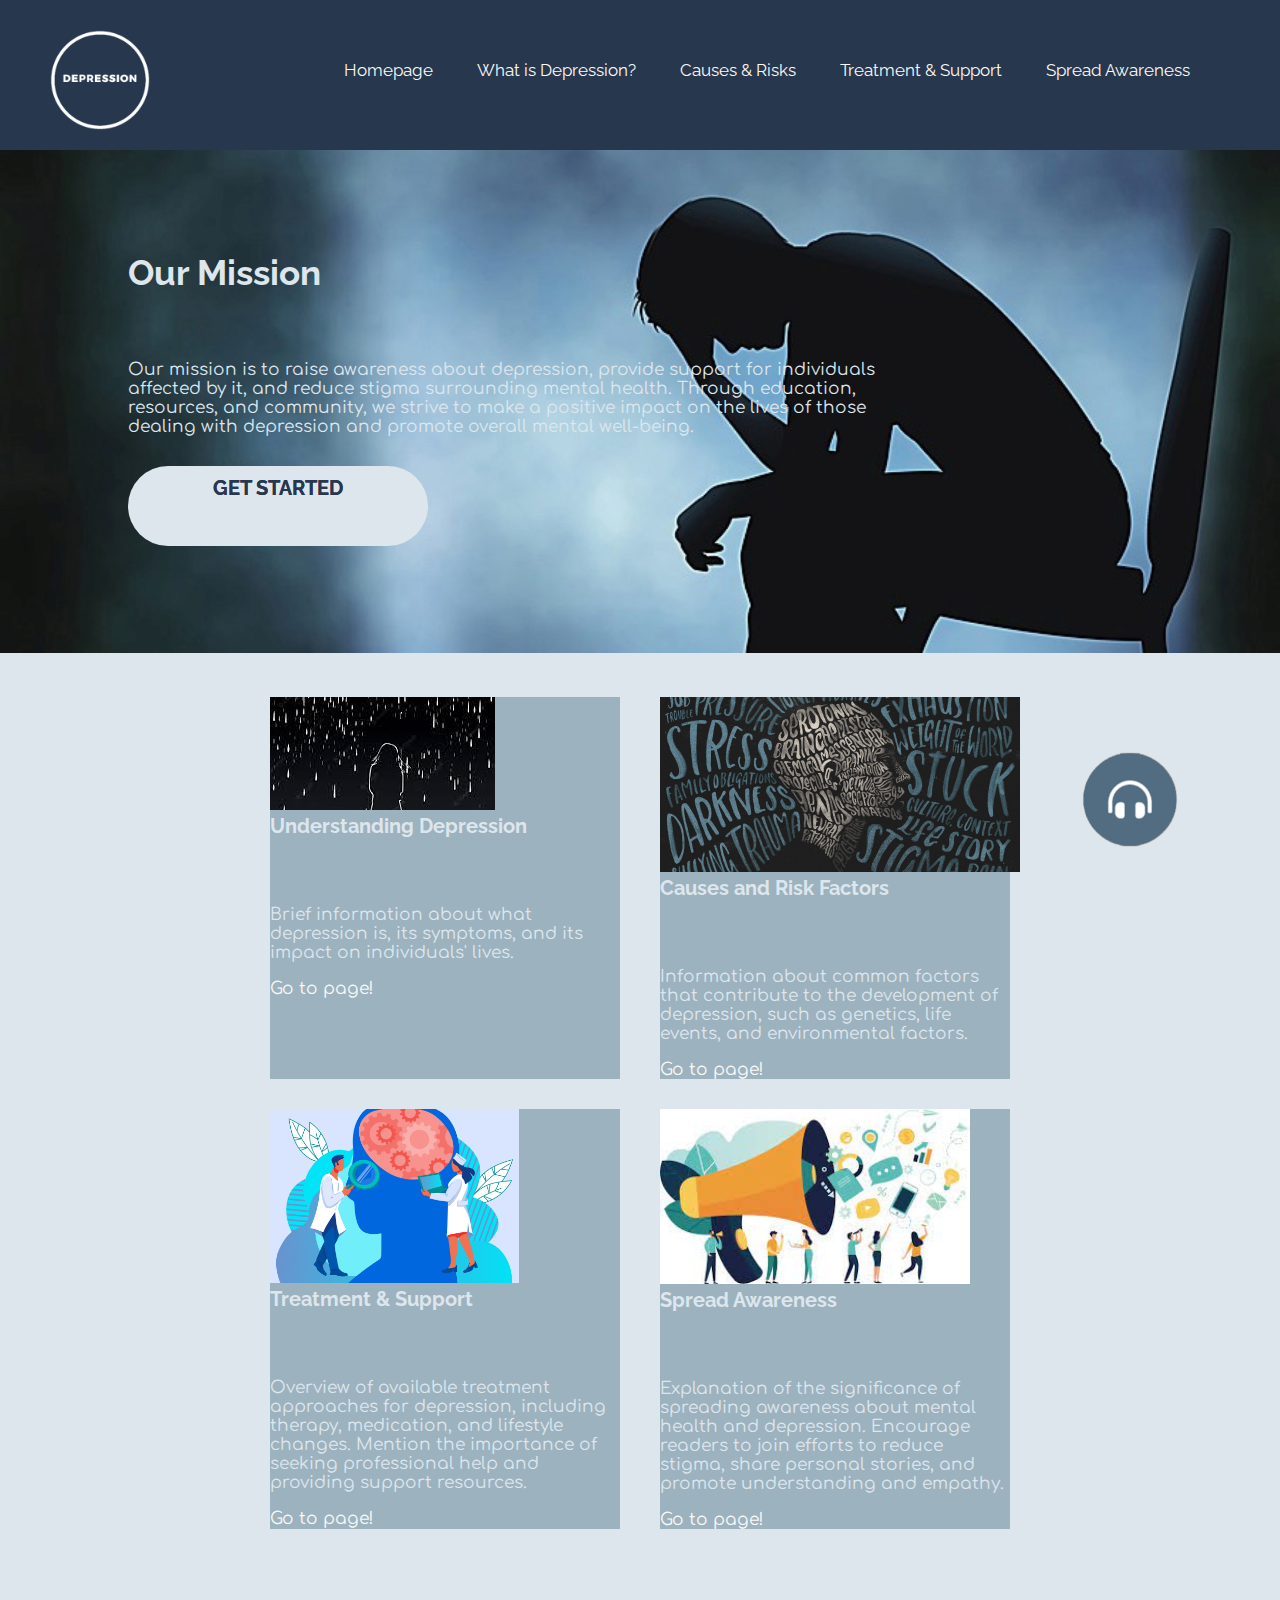
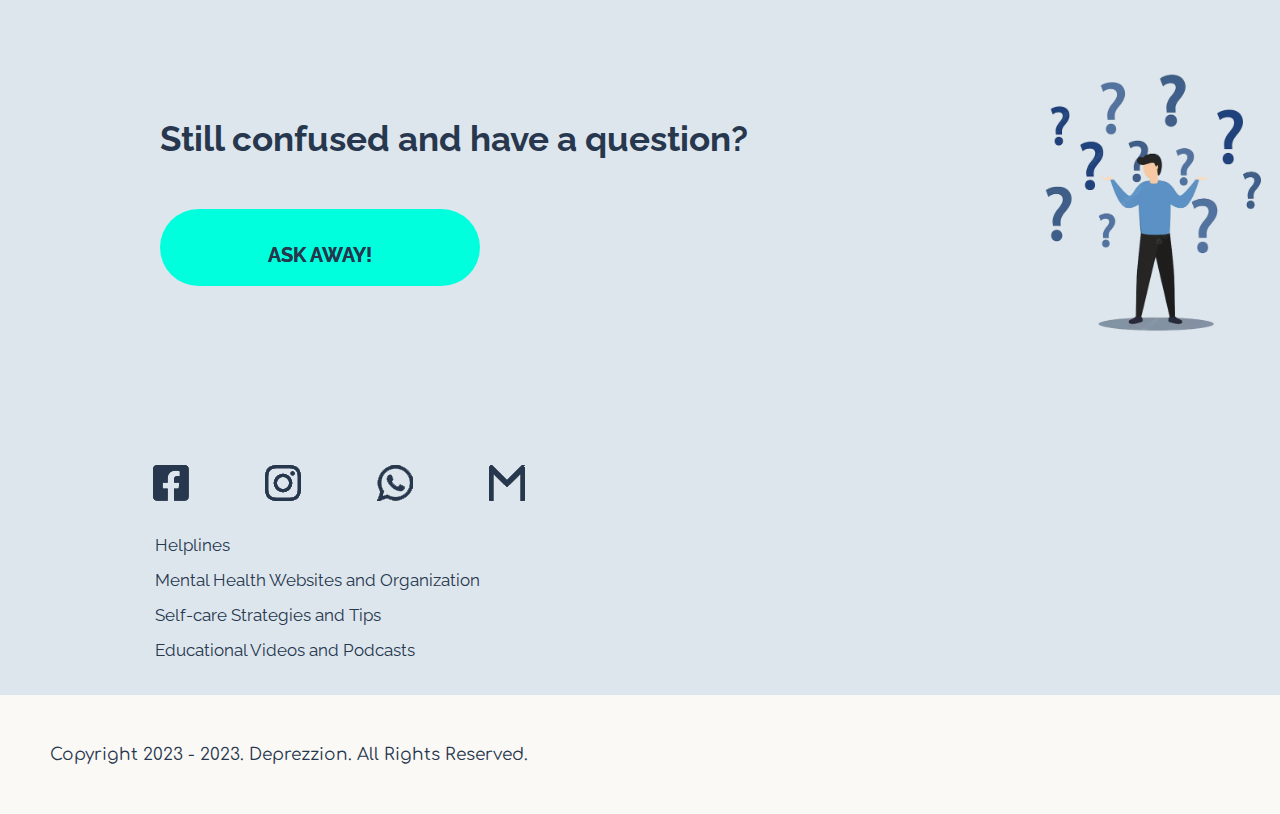
<file: index.html>
<!doctype html>
<html lang="en">
<head>
    <meta charset="utf-8">
    <meta name="viewport" content="width=device-width, initial-scale=1">
    <title>Homepage</title>
	<link rel="preconnect" href="https://fonts.googleapis.com">
<link rel="preconnect" href="https://fonts.gstatic.com" crossorigin>
<link href="https://fonts.googleapis.com/css2?family=Comfortaa&family=Raleway&display=swap" rel="stylesheet">
    <link href="https://cdn.jsdelivr.net/npm/bootstrap@5.3.0/dist/css/bootstrap.min.css" rel="stylesheet" integrity="sha384-9ndCyUaIbzAi2FUVXJi0CjmCapSmO7SnpJef0486qhLnuZ2cdeRhO02iuK6FUUVM" crossorigin="anonymous">
    <link href="style1.css" rel="stylesheet" type="text/css">
</head>
  <body>
	   <div class="customer-service-button">
    <a href="https://www.greyspace.my/contact-us/">
		<img src="images/herp.png" alt="CustomerService" style="width:100px; height:auto;">
		</a>
  </div>
   <div id="container-fluid">
		<header>
			<nav>
				<ul>
					<li class="logo"><a href="index.html">Logo</a></li>
					<li><a href="index.html">Homepage</a></li>
					<li><a href="about.html">What is Depression?</a></li>
					<li><a href="info.html">Causes &#38; Risks</a></li>
					<li><a href="inffo.html">Treatment &#38; Support</a></li>
					<li><a href="infffo.html">Spread Awareness</a></li>
			  </ul>
			</nav>
		</header>
	  </div>
	  
	  <div class= "container-fluid-1">
		<img src="images/hero-section.jpg" alt="mainimage" style="width:100%">
		<div class="centered">
			<h1>Our Mission</h1>
				<p>Our mission is to raise awareness about depression, provide support for individuals affected by it, and reduce stigma surrounding mental health. Through education, resources, and community, we strive to make a positive impact on the lives of those dealing with depression and promote overall mental well-being.
				</p>
			<div class= "cta">
			<a href="https://www.greyspace.my/#ourservices" class="cta-button"><h1>GET STARTED</h1></a>
			</div>
		</div>
	</div>
	
	  <div class="container-fluid-2">
	  <section class="row-1">
		  <div class="card" style="width: 350px;">
  <img src="images/depressed-1.png" class="card-img-top" alt="1">
  <div class="card-body">
    <h5 class="card-title">Understanding Depression</h5>
    <p class="card-text">Brief information about what depression is, its symptoms, and its impact on individuals' lives.</p>
    <a href="about.html" class="btn btn-primary">Go to page!</a>
  </div>
</div>
		   <div class="card" style="width: 350px;">
  <img src="images/causes-depression.jpg" class="card-img-top" alt="2" style="height: 175px;">
  <div class="card-body">
    <h5 class="card-title">Causes and Risk Factors</h5>
    <p class="card-text">Information about common factors that contribute to the development of depression, such as genetics, life events, and environmental factors.</p>
    <a href="info.html" class="btn btn-primary">Go to page!</a>
  </div>
</div>
		  </section>
		  
		   <section class="row-2">
		  <div class="card" style="width: 350px;">
  <img src="images/treatment-suppot.jpg" class="card-img-top" alt="1" style="height: 174px;">
  <div class="card-body">
    <h5 class="card-title">Treatment &#38; Support</h5>
    <p class="card-text">Overview of available treatment approaches for depression, including therapy, medication, and lifestyle changes. Mention the importance of seeking professional help and providing support resources.</p>
    <a href="inffo.html" class="btn btn-primary">Go to page!</a>
  </div>
</div>
		   <div class="card" style="width: 350px;">
  <img src="images/spread-awareness.jpg" class="card-img-top" alt="2" style="height: 175px;">
  <div class="card-body">
    <h5 class="card-title">Spread Awareness</h5>
    <p class="card-text">Explanation of the significance of spreading awareness about mental health and depression. Encourage readers to join efforts to reduce stigma, share personal stories, and promote understanding and empathy.</p>
    <a href="infffo.html" class="btn btn-primary">Go to page!</a>
  </div>
</div>
		  </section>
	  </div>
	  
	  <div class="container-fluid-3">
	   <section class= "qna">
		  <div class="anyq">
			  <h5>Still confused and have a question?</h5>
			  </div>
			<div class="cta2">
			  <a href="https://www.greyspace.my/contact-us/" class="cta-button2"><h1>ASK AWAY!</h1></a>
			  </div>
		  </section>
		  <section class="qp1">
		  <img src="images/questioning.png" class="questioning" alt="3" style="width: 300px; height:auto; ">
		  </section>
	  </div>
	  
	  <div class="container-fluid-4">
	  <section class="icons">
		  <div class="follow">
			<figure>
			<a href="https://www.facebook.com/people/Greyspace-Mental-Health-Services/100088903036714/"><img src="images/fb.png" alt="Faceboook"></a>
			</figure>
			<figure>
			<a href="https://www.instagram.com/greyspace.mental.health/"><img src="images/ig.png" alt="Instagram"></a>
			</figure>
			<figure>
			<a href="https://api.whatsapp.com/send/?phone=60104554396&text=Hi%2C+I+found+you+on+your+website.+I%27m+interested+to+know+more+about+your+services.&type=phone_number&app_absent=0"><img src="images/wa.png" alt="Whatsapp"></a>
			</figure>
			<figure>
			<a href="https://mail.google.com/"><img src="images/gmail.png" alt="Gmail"></a>
			</figure>
		</div>
		  </section>
		  <section class="informations">
		  <ul>
		  <li><a href="https://findahelpline.com/my">Helplines</a></li>
		  <li><a href="https://www.greyspace.my/#ourservices">Mental Health Websites and Organization</a></li>
		  <li><a href="https://www.youtube.com/@Psych2go">Self-care Strategies and Tips</a></li>
	  	  <li><a href="https://www.youtube.com/@Psych2go">Educational Videos and Podcasts</a></li>
			  </ul>
		  </section>
	  </div>
	  
	  <footer class="end">
		  <section>
		  <div>
			  Copyright 2023 - 2023. Deprezzion. All Rights Reserved.
			  </div>
		  </section>
	  </footer>
    <script src="https://cdn.jsdelivr.net/npm/bootstrap@5.3.0/dist/js/bootstrap.bundle.min.js" integrity="sha384-geWF76RCwLtnZ8qwWowPQNguL3RmwHVBC9FhGdlKrxdiJJigb/j/68SIy3Te4Bkz" crossorigin="anonymous"></script>
  </body>
</html>
</file>
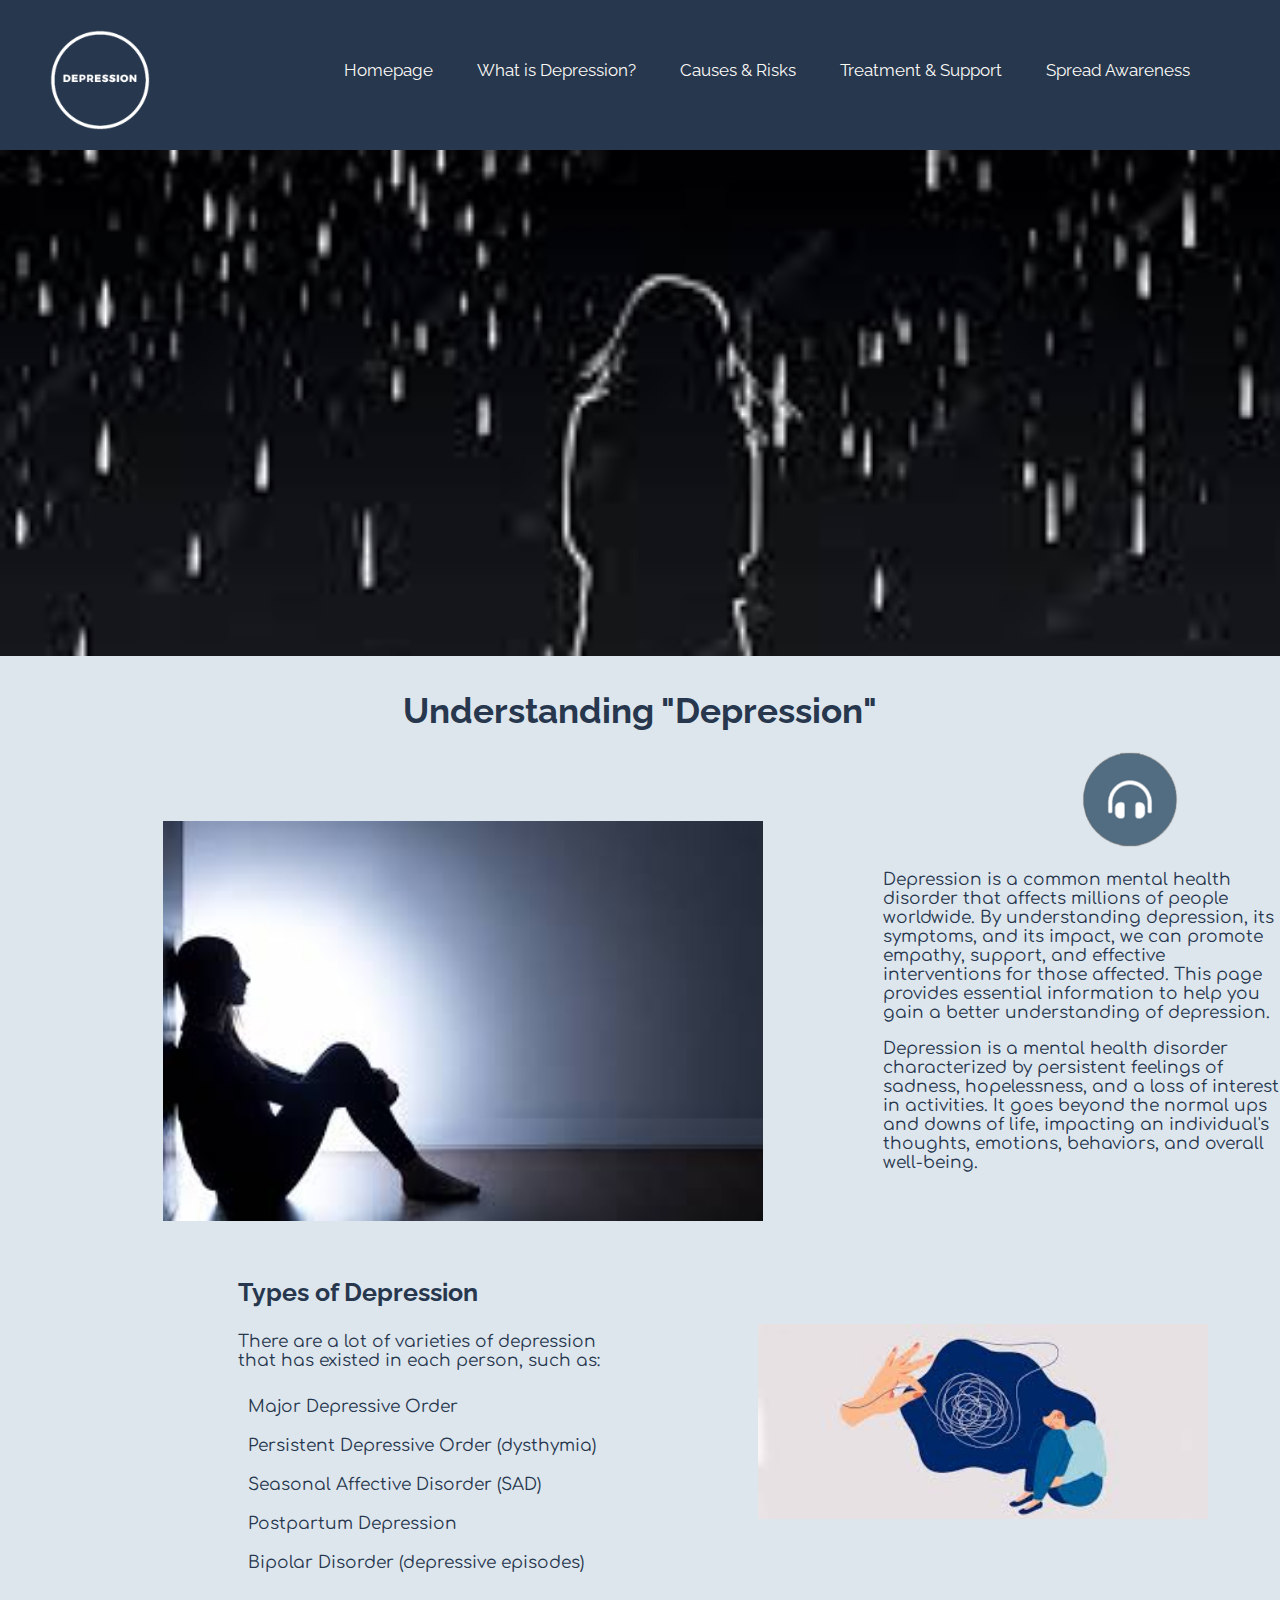
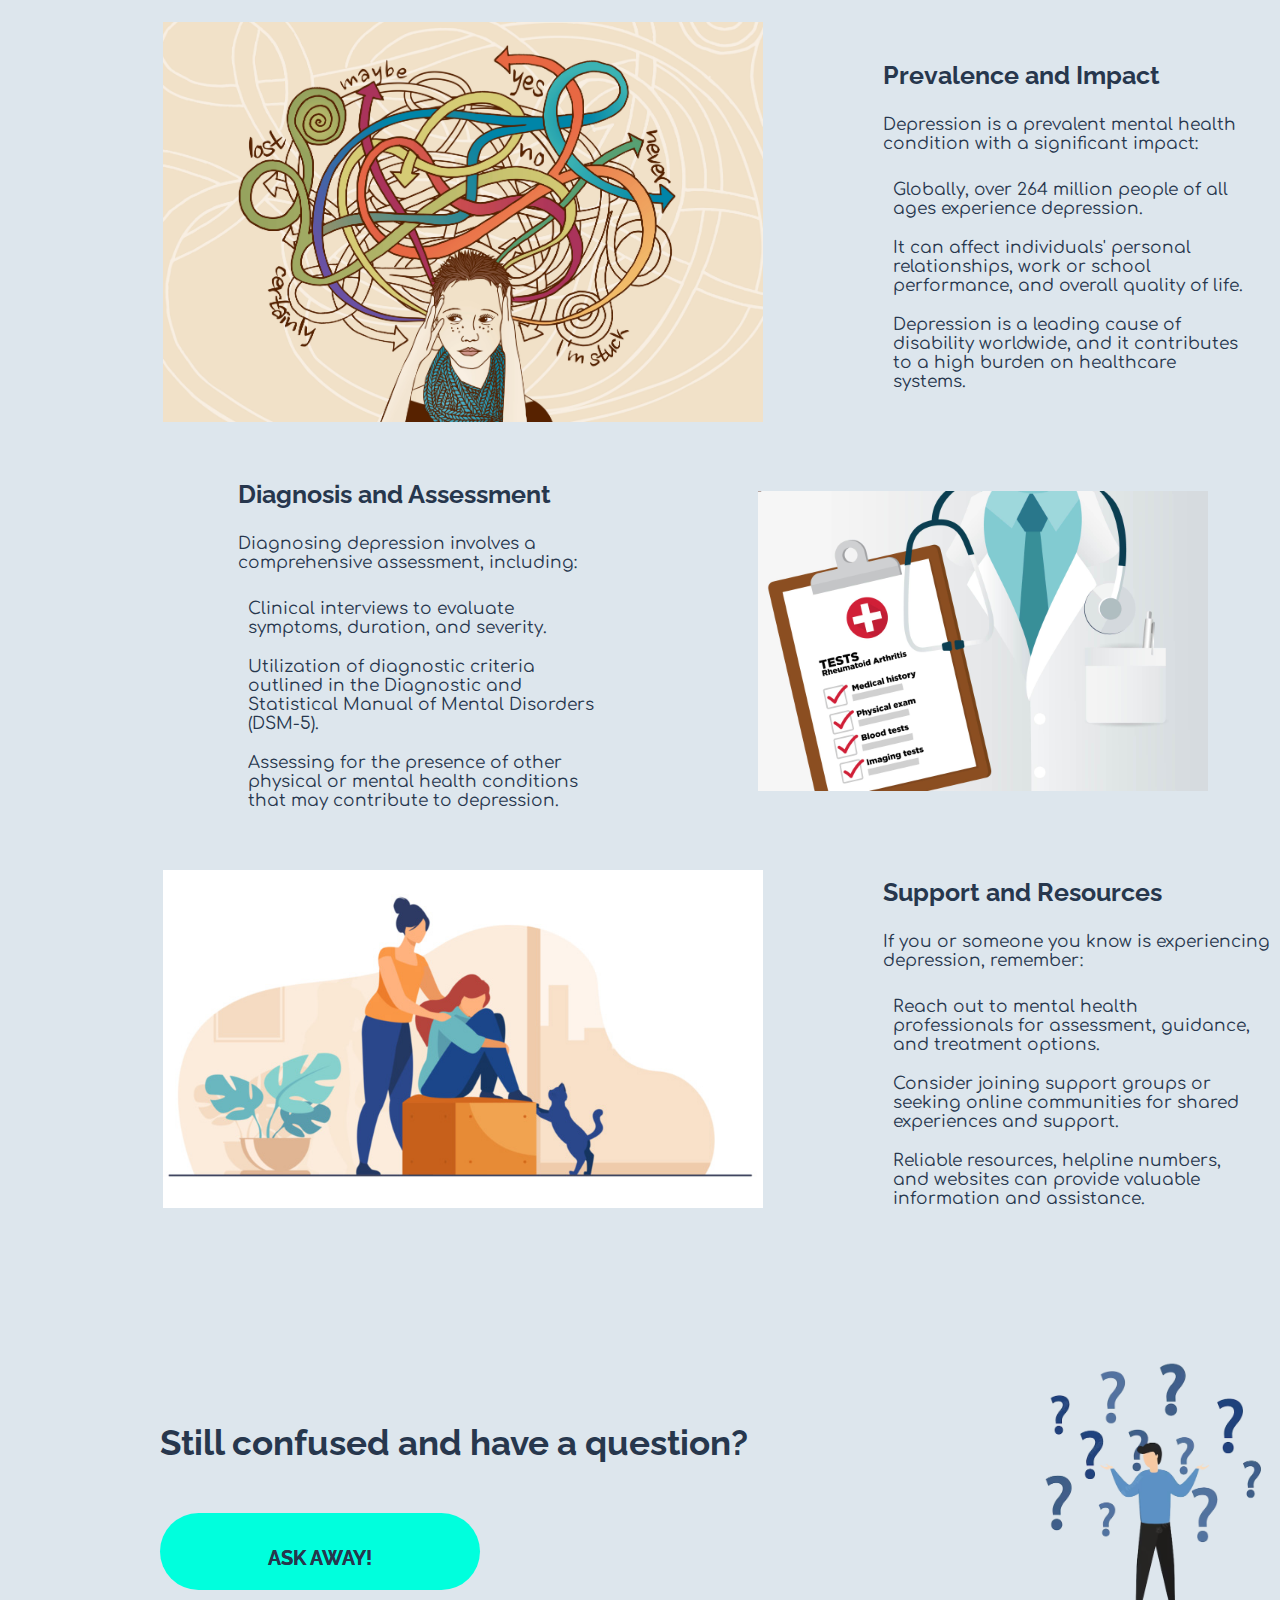
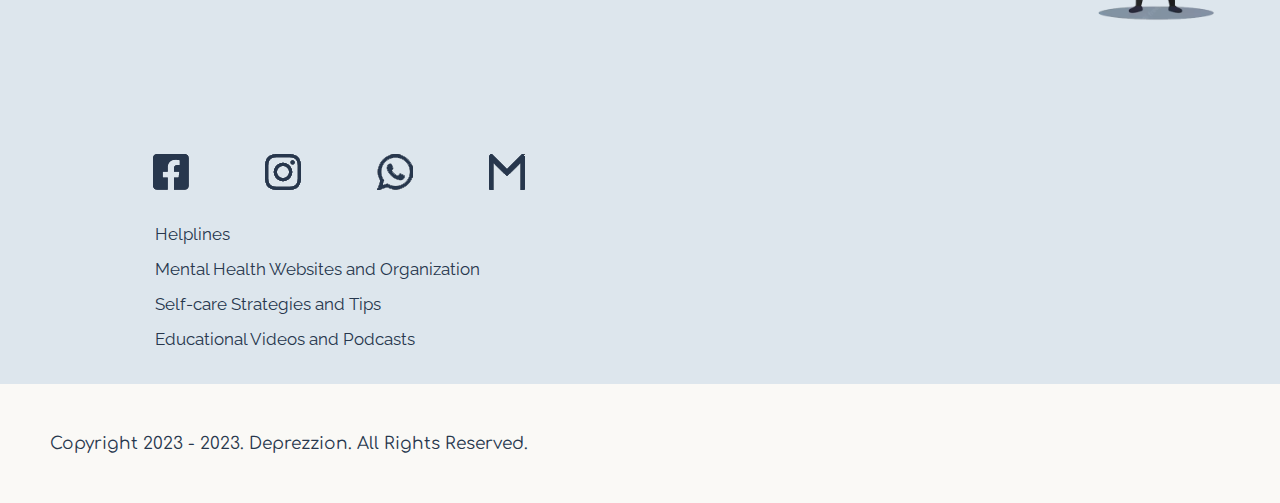
<file: about.html>
<!doctype html>
<html lang="en">
<head>
    <meta charset="utf-8">
    <meta name="viewport" content="width=device-width, initial-scale=1">
    <title>What is Depression?</title>
	<link rel="preconnect" href="https://fonts.googleapis.com">
<link rel="preconnect" href="https://fonts.gstatic.com" crossorigin>
<link href="https://fonts.googleapis.com/css2?family=Comfortaa&family=Raleway&display=swap" rel="stylesheet">
    <link href="https://cdn.jsdelivr.net/npm/bootstrap@5.3.0/dist/css/bootstrap.min.css" rel="stylesheet" integrity="sha384-9ndCyUaIbzAi2FUVXJi0CjmCapSmO7SnpJef0486qhLnuZ2cdeRhO02iuK6FUUVM" crossorigin="anonymous">
    <link href="style2.css" rel="stylesheet" type="text/css">
</head>
  <body>
	   <div class="customer-service-button">
    <a href="https://www.greyspace.my/contact-us/">
		<img src="images/herp.png" alt="CustomerService" style="width:100px; height:auto;">
		</a>
  </div>
   <div id="container-fluid">
		<header>
			<nav>
				<ul>
					<li class="logo"><a href="index.html">Logo</a></li>
					<li><a href="index.html">Homepage</a></li>
					<li><a href="about.html">What is Depression?</a></li>
					<li><a href="info.html">Causes &#38; Risks</a></li>
					<li><a href="inffo.html">Treatment &#38; Support</a></li>
					<li><a href="infffo.html">Spread Awareness</a></li>
			  </ul>
			</nav>
		</header>
	  </div>
	  
	  <div class= "container-fluid-1">
		<img src="images/depressed-2.png" alt="mainimage" style="width:100%">
		  <h1>Understanding "Depression"</h1>
	</div>
	
	  <div class= "container-fluid-2">
	  <img src="images/depressed-person-1.jpg" alt="1" style="width: 600px; height: auto;">
		  <section class="text1"> 
		  <p> Depression is a common mental health disorder that affects millions of people worldwide. By understanding depression, its symptoms, and its impact, we can promote empathy, support, and effective interventions for those affected. This page provides essential information to help you gain a better understanding of depression.</p>

          <p>Depression is a mental health disorder characterized by persistent feelings of sadness, hopelessness, and a loss of interest in activities. It goes beyond the normal ups and downs of life, impacting an individual's thoughts, emotions, behaviors, and overall well-being.</p>
		  </section>
	  </div>
	  
	   <div class= "container-fluid-5">
		  <section class="text2"> 
		 <h1>Types of Depression</h1>

          <p>There are a lot of varieties of depression that has existed in each person, such as:</p>
			  <ul>
			  <li>Major Depressive Order</li>
  <li> Persistent Depressive Order (dysthymia)</li>
  <li>Seasonal Affective Disorder (SAD)</li>
  <li> Postpartum Depression</li>
  <li> Bipolar Disorder (depressive episodes)</li>
			  </ul>
		  </section>
		    <img src="images/types-of-deprezzion.jpg" alt="1" style="width: 450px; height: auto;">
	  </div>
	  
	   <div class= "container-fluid-2">
	  <img src="images/impact.jpg" alt="1" style="width: 600px; height: auto;">
		  <section class="text1"> 
		 <h1>Prevalence and Impact</h1>

          <p>Depression is a prevalent mental health condition with a significant impact:
</p>
			  <ul>
			  <li>Globally, over 264 million people of all ages experience depression.</li>
  <li> It can affect individuals' personal relationships, work or school performance, and overall quality of life.
</li>
  <li>Depression is a leading cause of disability worldwide, and it contributes to a high burden on healthcare systems.</li>
			  </ul>
		  </section>
	  </div>
	
	  <div class= "container-fluid-5">
		  <section class="text2"> 
		 <h1>Diagnosis and Assessment </h1>

          <p>Diagnosing depression involves a comprehensive assessment, including:</p>
			  <ul>
			  <li>Clinical interviews to evaluate symptoms, duration, and severity.</li>
  <li> Utilization of diagnostic criteria outlined in the Diagnostic and Statistical Manual of Mental Disorders (DSM-5).
</li>
  <li>Assessing for the presence of other physical or mental health conditions that may contribute to depression.</li>
			  </ul>
		  </section>
		    <img src="images/diagnosis.jpg" alt="1" style="width: 450px; height: auto;">
	  </div>
	  
	  <div class= "container-fluid-2">
	  <img src="images/supp.jpg" alt="1" style="width: 600px; height: auto;">
		  <section class="text1"> 
		 <h1>Support and Resources</h1>

          <p>If you or someone you know is experiencing depression, remember:
</p>
			  <ul>
			  <li>Reach out to mental health professionals for assessment, guidance, and treatment options.
</li>
  <li>  Consider joining support groups or seeking online communities for shared experiences and support.

</li>
  <li> Reliable resources, helpline numbers, and websites can provide valuable information and assistance.</li>
			  </ul>
		  </section>
	  </div>
	  
	  <div class="container-fluid-3">
	   <section class= "qna">
		  <div class="anyq">
			  <h5>Still confused and have a question?</h5>
			  </div>
			<div class="cta2">
			  <a href="https://www.greyspace.my/contact-us/" class="cta-button2"><h1>ASK AWAY!</h1></a>
			  </div>
		  </section>
		  <section class="qp1">
		  <img src="images/questioning.png" class="questioning" alt="3" style="width: 300px; height:auto; ">
		  </section>
	  </div>
	  
	  <div class="container-fluid-4">
	  <section class="icons">
		  <div class="follow">
			<figure>
			<a href="https://www.facebook.com/people/Greyspace-Mental-Health-Services/100088903036714/"><img src="images/fb.png" alt="Faceboook"></a>
			</figure>
			<figure>
			<a href="https://www.instagram.com/greyspace.mental.health/"><img src="images/ig.png" alt="Instagram"></a>
			</figure>
			<figure>
			<a href="https://api.whatsapp.com/send/?phone=60104554396&text=Hi%2C+I+found+you+on+your+website.+I%27m+interested+to+know+more+about+your+services.&type=phone_number&app_absent=0"><img src="images/wa.png" alt="Whatsapp"></a>
			</figure>
			<figure>
			<a href="https://mail.google.com/"><img src="images/gmail.png" alt="Gmail"></a>
			</figure>
		</div>
		  </section>
		  <section class="informations">
		  <ul>
		  <li><a href="https://findahelpline.com/my">Helplines</a></li>
		  <li><a href="https://www.greyspace.my/#ourservices">Mental Health Websites and Organization</a></li>
		  <li><a href="https://www.youtube.com/@Psych2go">Self-care Strategies and Tips</a></li>
	  	  <li><a href="https://www.youtube.com/@Psych2go">Educational Videos and Podcasts</a></li>
			  </ul>
		  </section>
	  </div>
	  
	  <footer class="end">
		  <section>
		  <div>
			  Copyright 2023 - 2023. Deprezzion. All Rights Reserved.
			  </div>
		  </section>
	  </footer>
    <script src="https://cdn.jsdelivr.net/npm/bootstrap@5.3.0/dist/js/bootstrap.bundle.min.js" integrity="sha384-geWF76RCwLtnZ8qwWowPQNguL3RmwHVBC9FhGdlKrxdiJJigb/j/68SIy3Te4Bkz" crossorigin="anonymous"></script>
  </body>
</html>
</file>
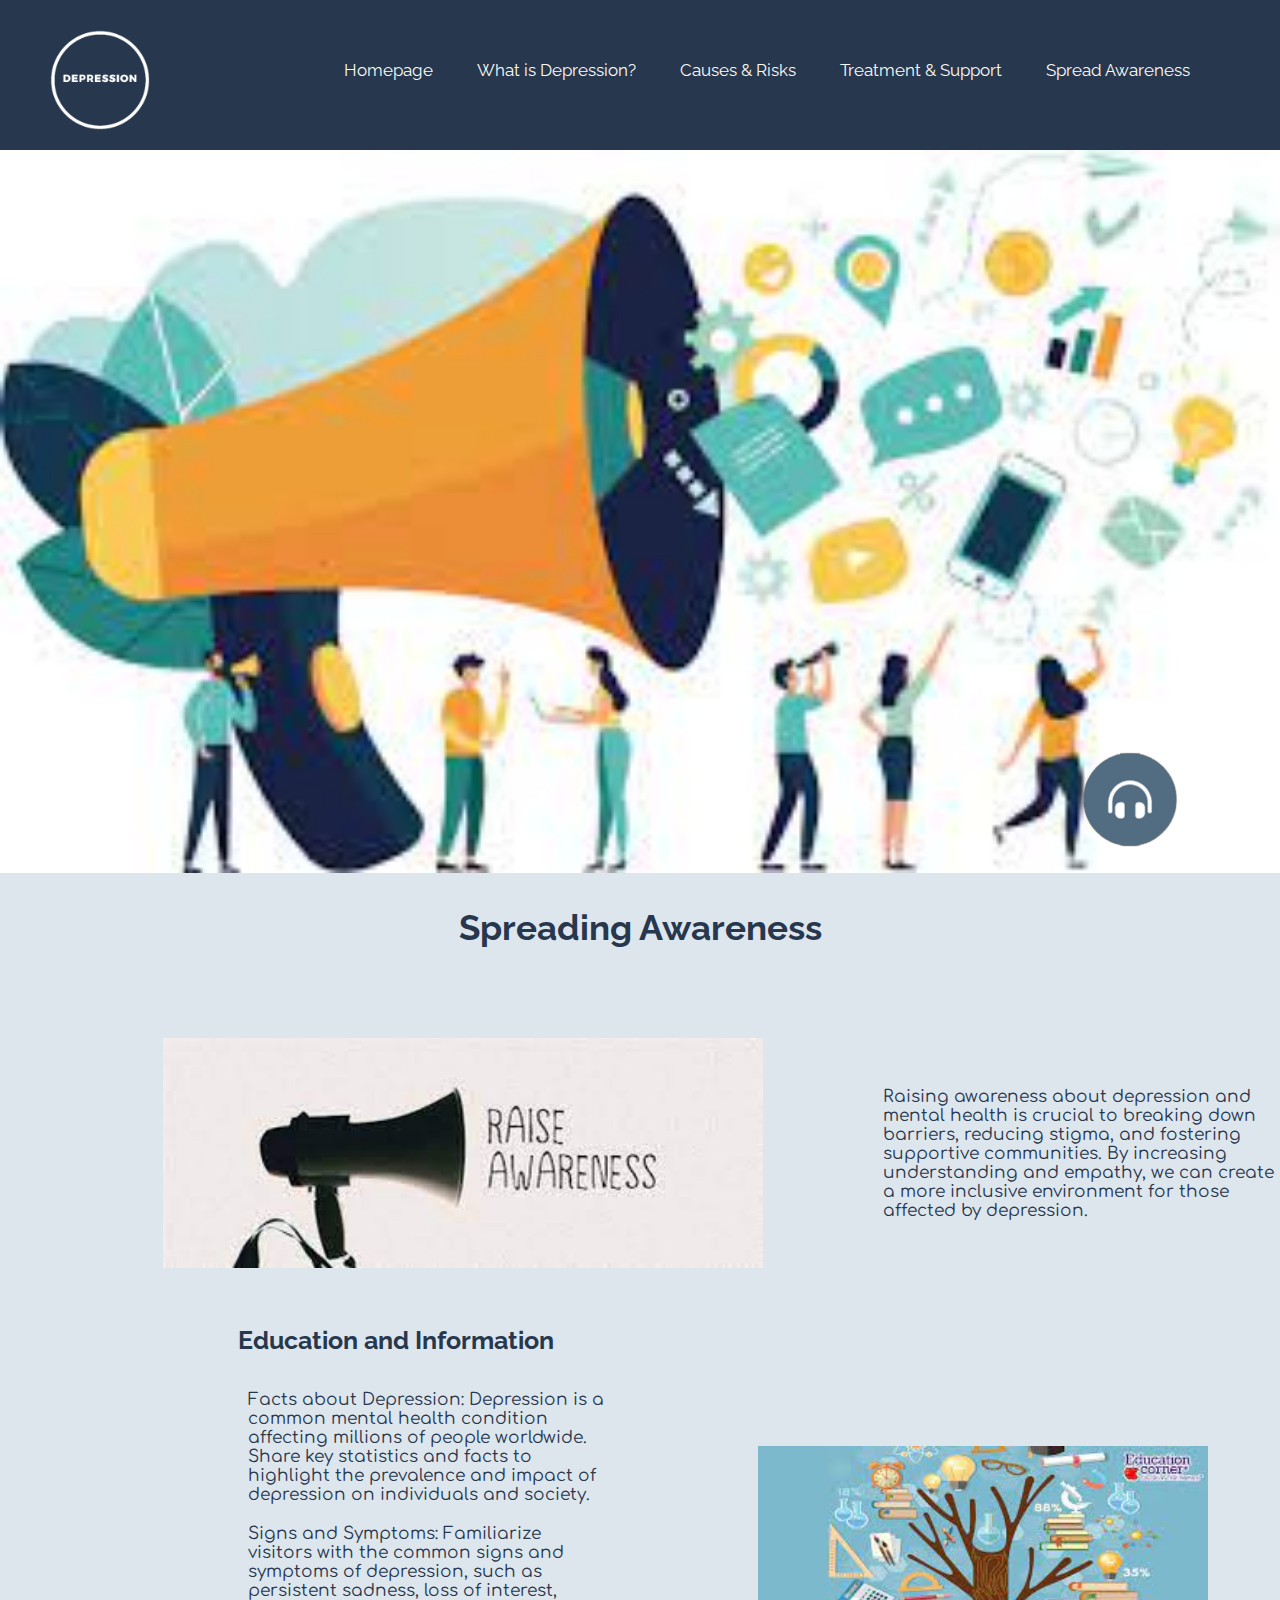
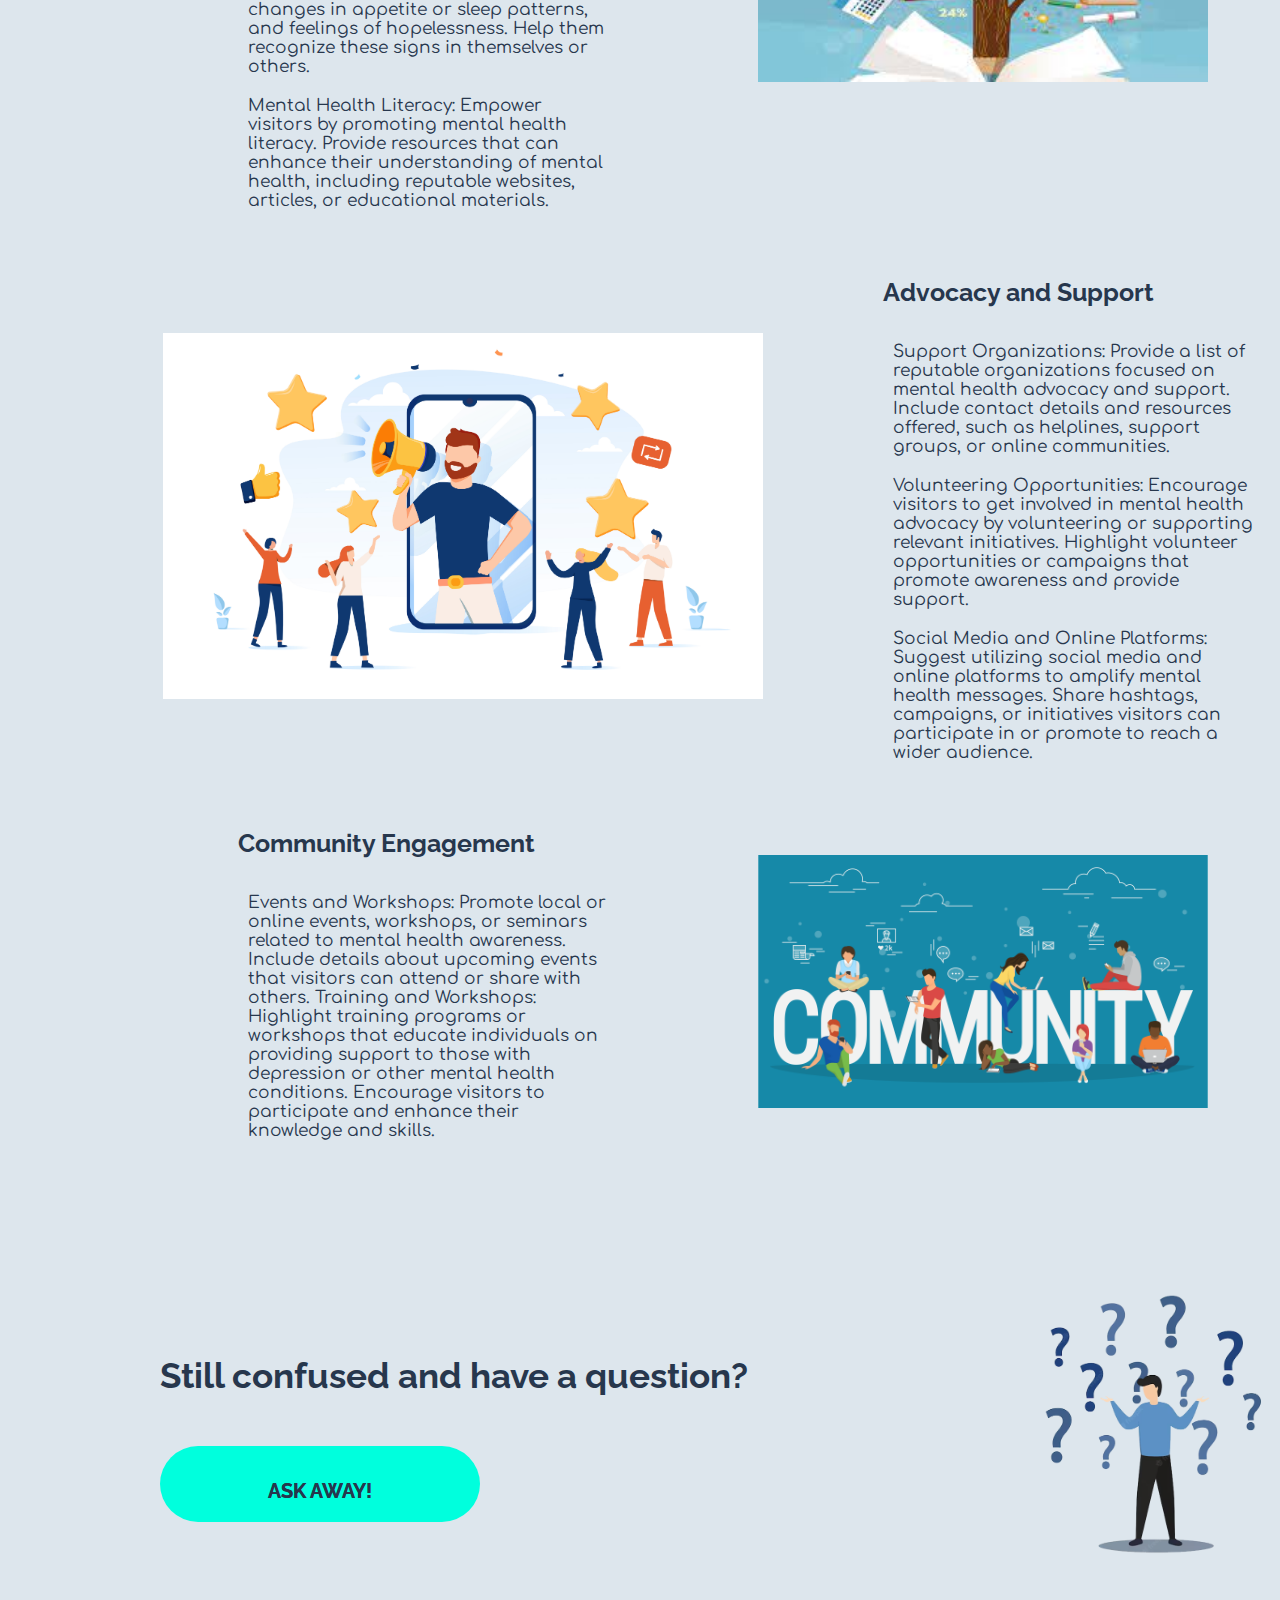
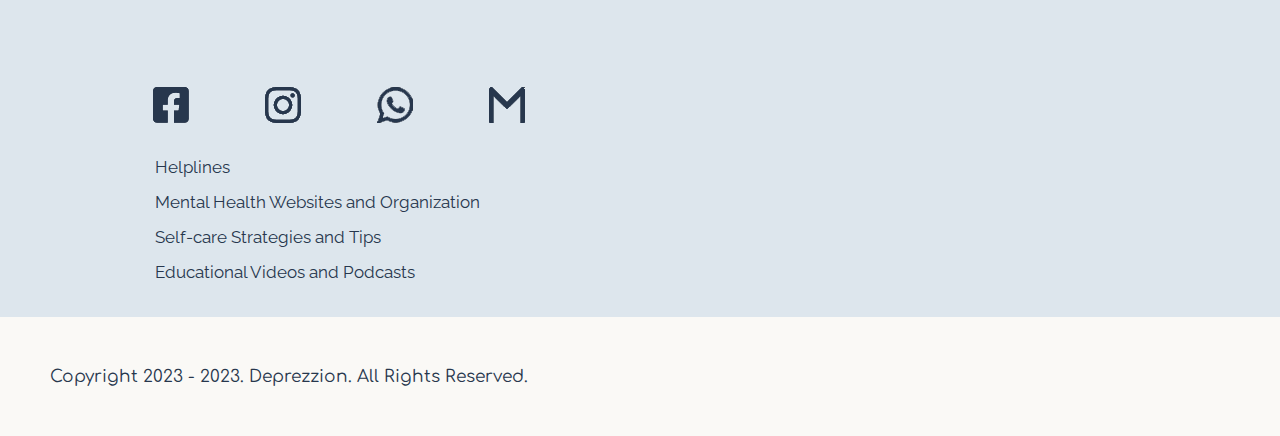
<file: infffo.html>
<!doctype html>
<html lang="en">
<head>
    <meta charset="utf-8">
    <meta name="viewport" content="width=device-width, initial-scale=1">
    <title>Spread Awareness</title>
	<link rel="preconnect" href="https://fonts.googleapis.com">
<link rel="preconnect" href="https://fonts.gstatic.com" crossorigin>
<link href="https://fonts.googleapis.com/css2?family=Comfortaa&family=Raleway&display=swap" rel="stylesheet">
    <link href="https://cdn.jsdelivr.net/npm/bootstrap@5.3.0/dist/css/bootstrap.min.css" rel="stylesheet" integrity="sha384-9ndCyUaIbzAi2FUVXJi0CjmCapSmO7SnpJef0486qhLnuZ2cdeRhO02iuK6FUUVM" crossorigin="anonymous">
    <link href="style5.css" rel="stylesheet" type="text/css">
</head>
  <body>
	  <div class="customer-service-button">
    <a href="https://www.greyspace.my/contact-us/">
		<img src="images/herp.png" alt="CustomerService" style="width:100px; height:auto;">
		</a>
  </div>
   <div id="container-fluid">
		<header>
			<nav>
				<ul>
					<li class="logo"><a href="index.html">Logo</a></li>
					<li><a href="index.html">Homepage</a></li>
					<li><a href="about.html">What is Depression?</a></li>
					<li><a href="info.html">Causes &#38; Risks</a></li>
					<li><a href="inffo.html">Treatment &#38; Support</a></li>
					<li><a href="infffo.html">Spread Awareness</a></li>
			  </ul>
			</nav>
		</header>
	  </div>
	  
	  <div class= "container-fluid-1">
		<img src="images/spread-awareness.jpg" alt="mainimage" style="width:100%">
		  <h1>Spreading Awareness</h1>
	</div>
	
	  <div class= "container-fluid-2">
	  <img src="images/raise-awareness-2.jpg" alt="1" style="width: 600px; height: auto;">
		  <section class="text1"> 
		  <p> Raising awareness about depression and mental health is crucial to breaking down barriers, reducing stigma, and fostering supportive communities. By increasing understanding and empathy, we can create a more inclusive environment for those affected by depression.</p>

         
		  </section>
	  </div>
	  
	   <div class= "container-fluid-5">
		  <section class="text2"> 
		 <h1>Education and Information</h1>

			  <ul>
			  <li>Facts about Depression: Depression is a common mental health condition affecting millions of people worldwide. Share key statistics and facts to highlight the prevalence and impact of depression on individuals and society.

</li>
  <li> Signs and Symptoms: Familiarize visitors with the common signs and symptoms of depression, such as persistent sadness, loss of interest, changes in appetite or sleep patterns, and feelings of hopelessness. Help them recognize these signs in themselves or others.
</li>
				  <li>Mental Health Literacy: Empower visitors by promoting mental health literacy. Provide resources that can enhance their understanding of mental health, including reputable websites, articles, or educational materials.</li>
  
			  </ul>
		  </section>
		    <img src="images/education.jpg" alt="1" style="width: 450px; height: auto;">
	  </div>
	  
	   <div class= "container-fluid-2">
	  <img src="images/advocaacy.jpg" alt="1" style="width: 600px; height: auto;">
		  <section class="text1"> 
		 <h1>Advocacy and Support</h1>
			  <ul>
			  <li>Support Organizations: Provide a list of reputable organizations focused on mental health advocacy and support. Include contact details and resources offered, such as helplines, support groups, or online communities.
</li>
  <li> Volunteering Opportunities: Encourage visitors to get involved in mental health advocacy by volunteering or supporting relevant initiatives. Highlight volunteer opportunities or campaigns that promote awareness and provide support.
				  </li>
				  <li>Social Media and Online Platforms: Suggest utilizing social media and online platforms to amplify mental health messages. Share hashtags, campaigns, or initiatives visitors can participate in or promote to reach a wider audience.</li>
			  </ul>
		  </section>
	  </div>
	
	  <div class= "container-fluid-5">
		  <section class="text2"> 
		 <h1>Community Engagement</h1>

			  <ul>
			  <li>Events and Workshops: Promote local or online events, workshops, or seminars related to mental health awareness. Include details about upcoming events that visitors can attend or share with others.
Training and Workshops: Highlight training programs or workshops that educate individuals on providing support to those with depression or other mental health conditions. Encourage visitors to participate and enhance their knowledge and skills.
</li>
			  </ul>
		  </section>
		    <img src="images/community.png" alt="1" style="width: 450px; height: auto;">
	  </div>
	 
	  
	  <div class="container-fluid-3">
	   <section class= "qna">
		  <div class="anyq">
			  <h5>Still confused and have a question?</h5>
			  </div>
			<div class="cta2">
			  <a href="https://www.greyspace.my/contact-us/" class="cta-button2"><h1>ASK AWAY!</h1></a>
			  </div>
		  </section>
		  <section class="qp1">
		  <img src="images/questioning.png" class="questioning" alt="3" style="width: 300px; height:auto; ">
		  </section>
	  </div>
	  
	  <div class="container-fluid-4">
	  <section class="icons">
		  <div class="follow">
			<figure>
			<a href="https://www.facebook.com/people/Greyspace-Mental-Health-Services/100088903036714/"><img src="images/fb.png" alt="Faceboook"></a>
			</figure>
			<figure>
			<a href="https://www.instagram.com/greyspace.mental.health/"><img src="images/ig.png" alt="Instagram"></a>
			</figure>
			<figure>
			<a href="https://api.whatsapp.com/send/?phone=60104554396&text=Hi%2C+I+found+you+on+your+website.+I%27m+interested+to+know+more+about+your+services.&type=phone_number&app_absent=0"><img src="images/wa.png" alt="Whatsapp"></a>
			</figure>
			<figure>
			<a href="https://mail.google.com/"><img src="images/gmail.png" alt="Gmail"></a>
			</figure>
		</div>
		  </section>
		  <section class="informations">
		  <ul>
		  <li><a href="https://findahelpline.com/my">Helplines</a></li>
		  <li><a href="https://www.greyspace.my/#ourservices">Mental Health Websites and Organization</a></li>
		  <li><a href="https://www.youtube.com/@Psych2go">Self-care Strategies and Tips</a></li>
	  	  <li><a href="https://www.youtube.com/@Psych2go">Educational Videos and Podcasts</a></li>
			  </ul>
		  </section>
	  </div>
	  
	  <footer class="end">
		  <section>
		  <div>
			  Copyright 2023 - 2023. Deprezzion. All Rights Reserved.
			  </div>
		  </section>
	  </footer>
    <script src="https://cdn.jsdelivr.net/npm/bootstrap@5.3.0/dist/js/bootstrap.bundle.min.js" integrity="sha384-geWF76RCwLtnZ8qwWowPQNguL3RmwHVBC9FhGdlKrxdiJJigb/j/68SIy3Te4Bkz" crossorigin="anonymous"></script>
  </body>
</html>
</file>
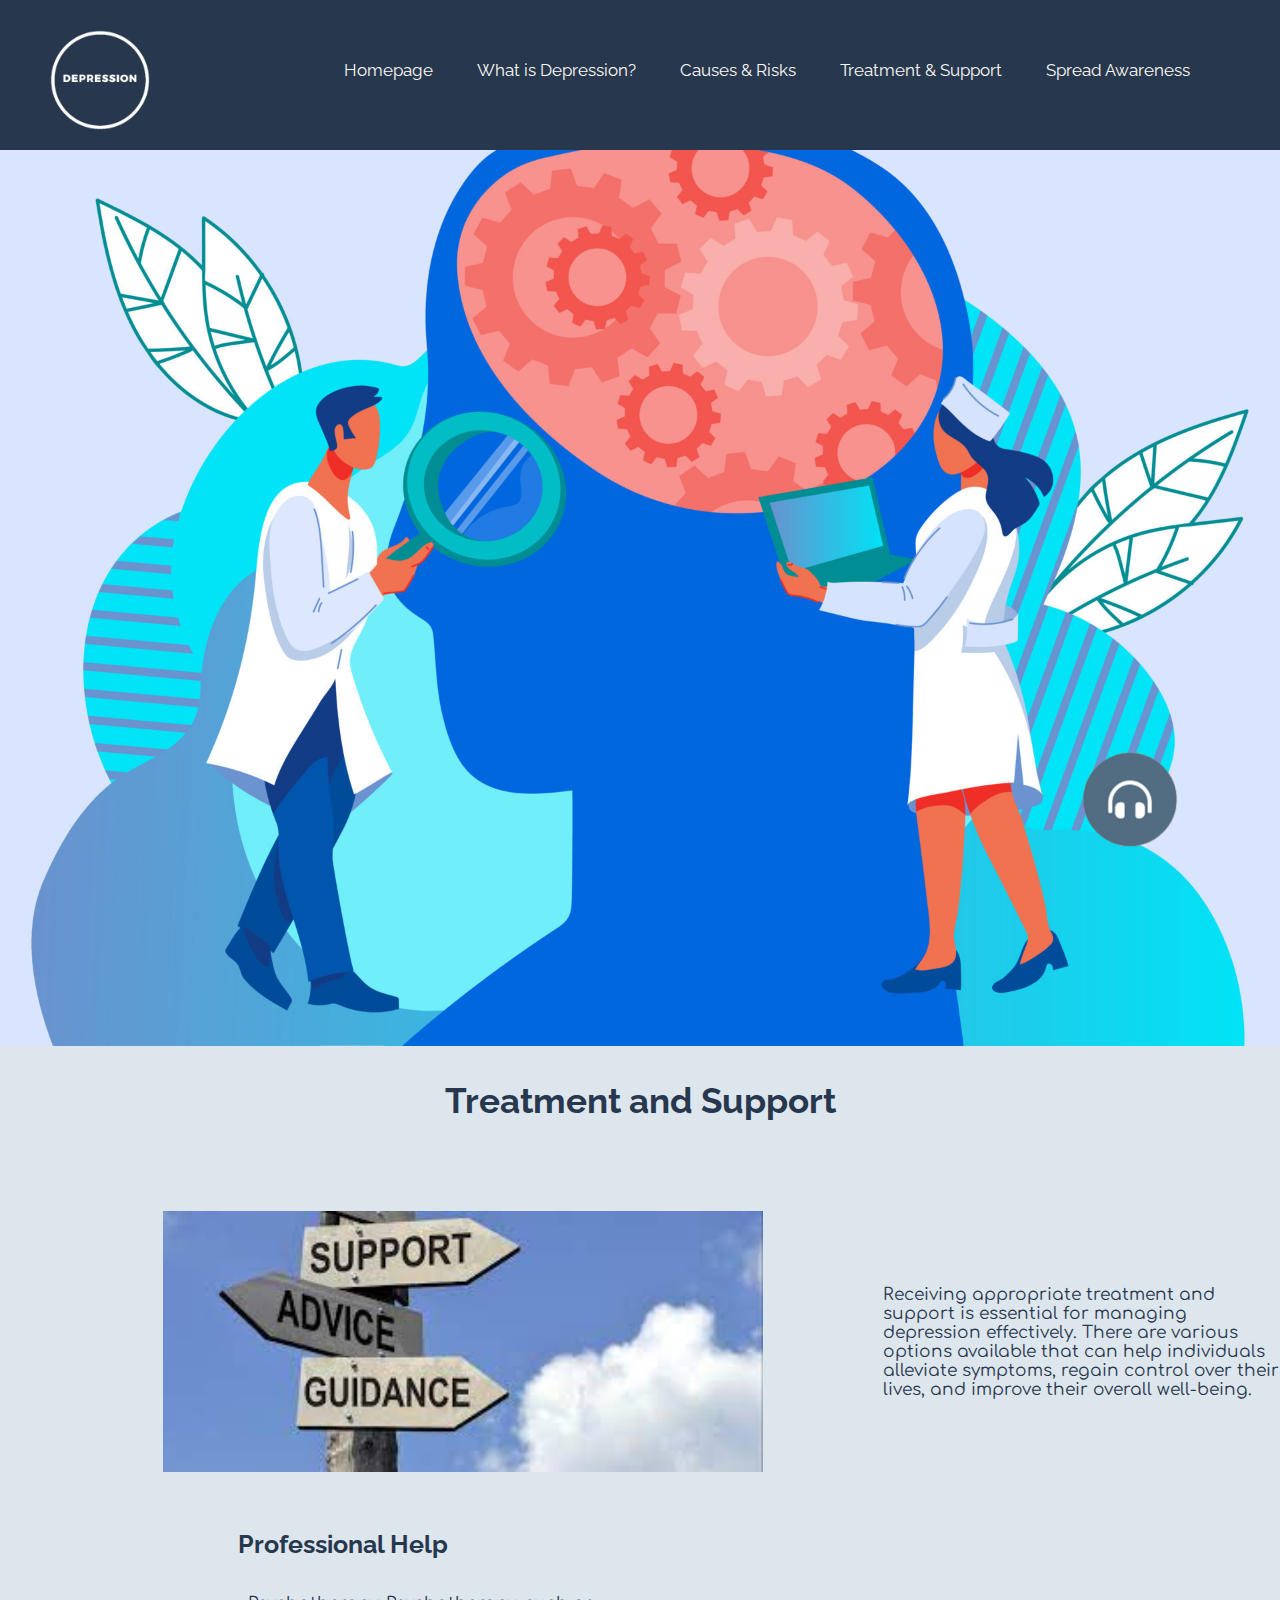
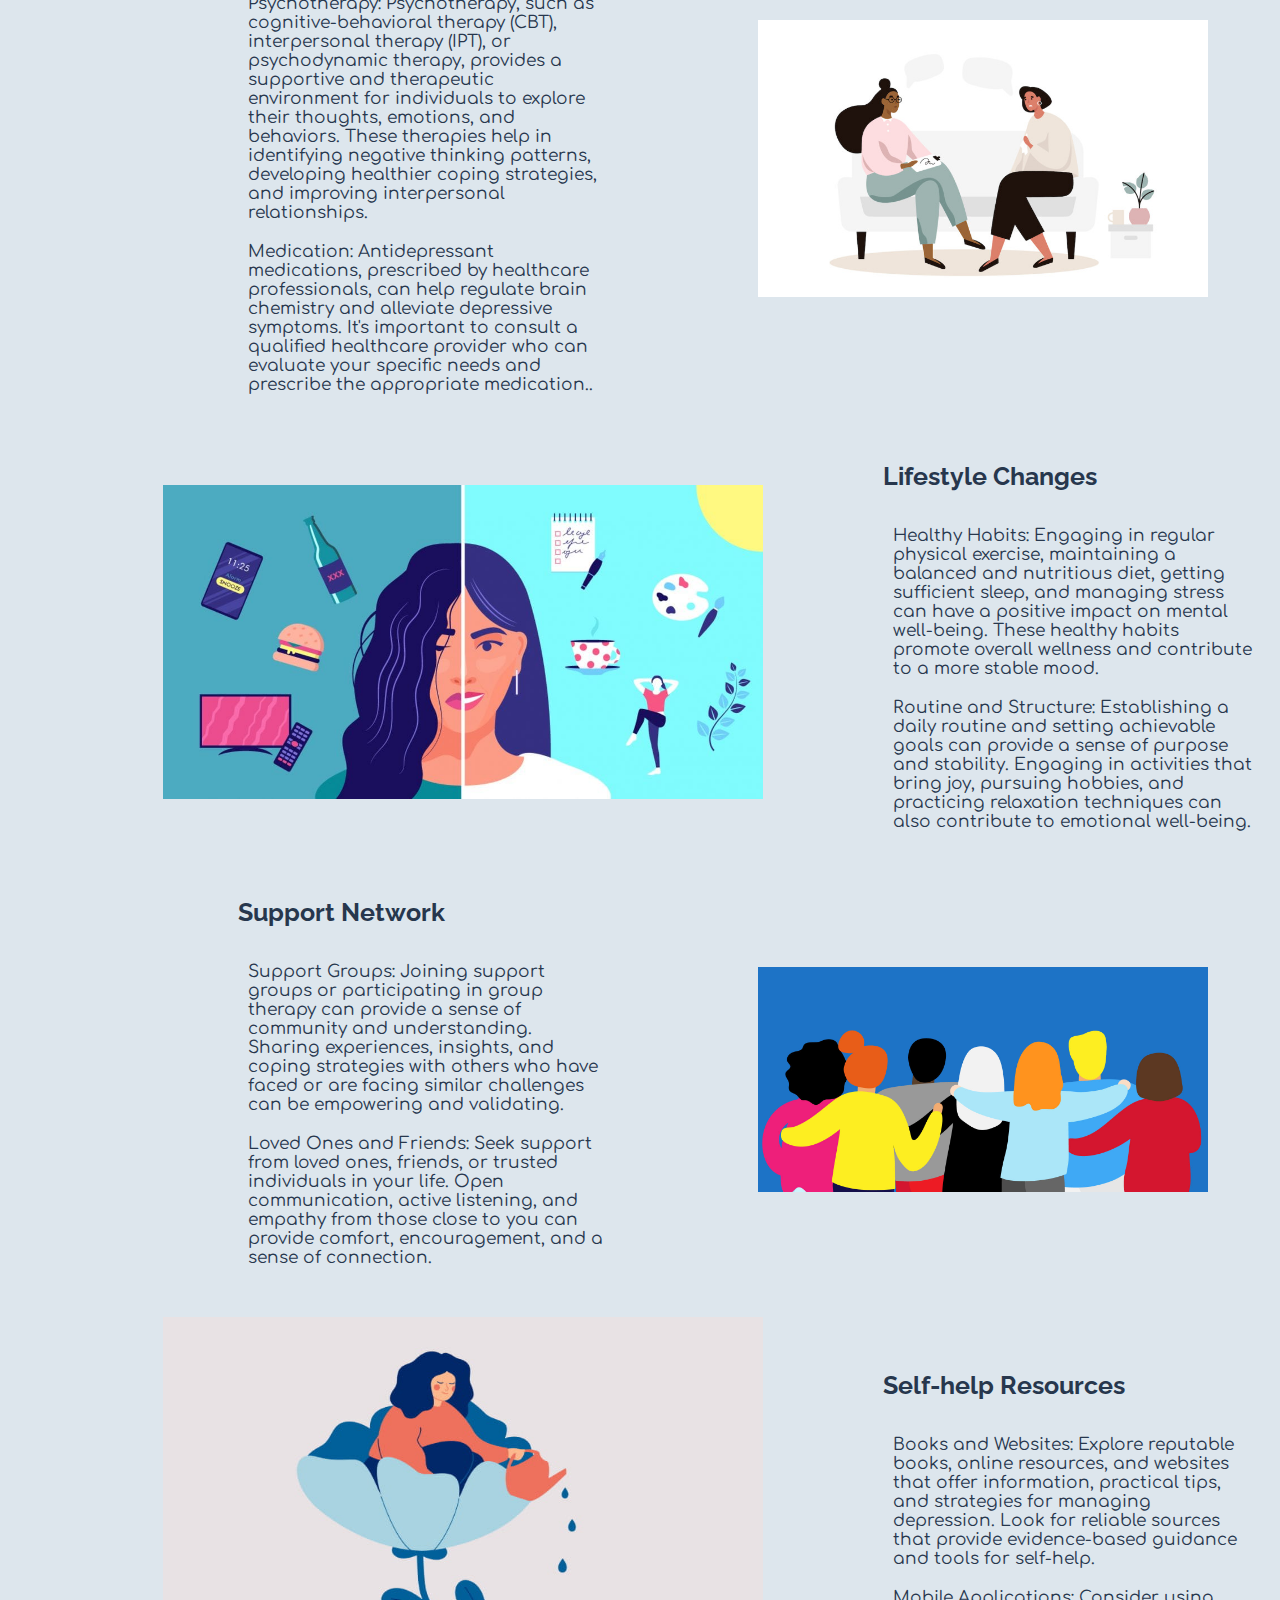
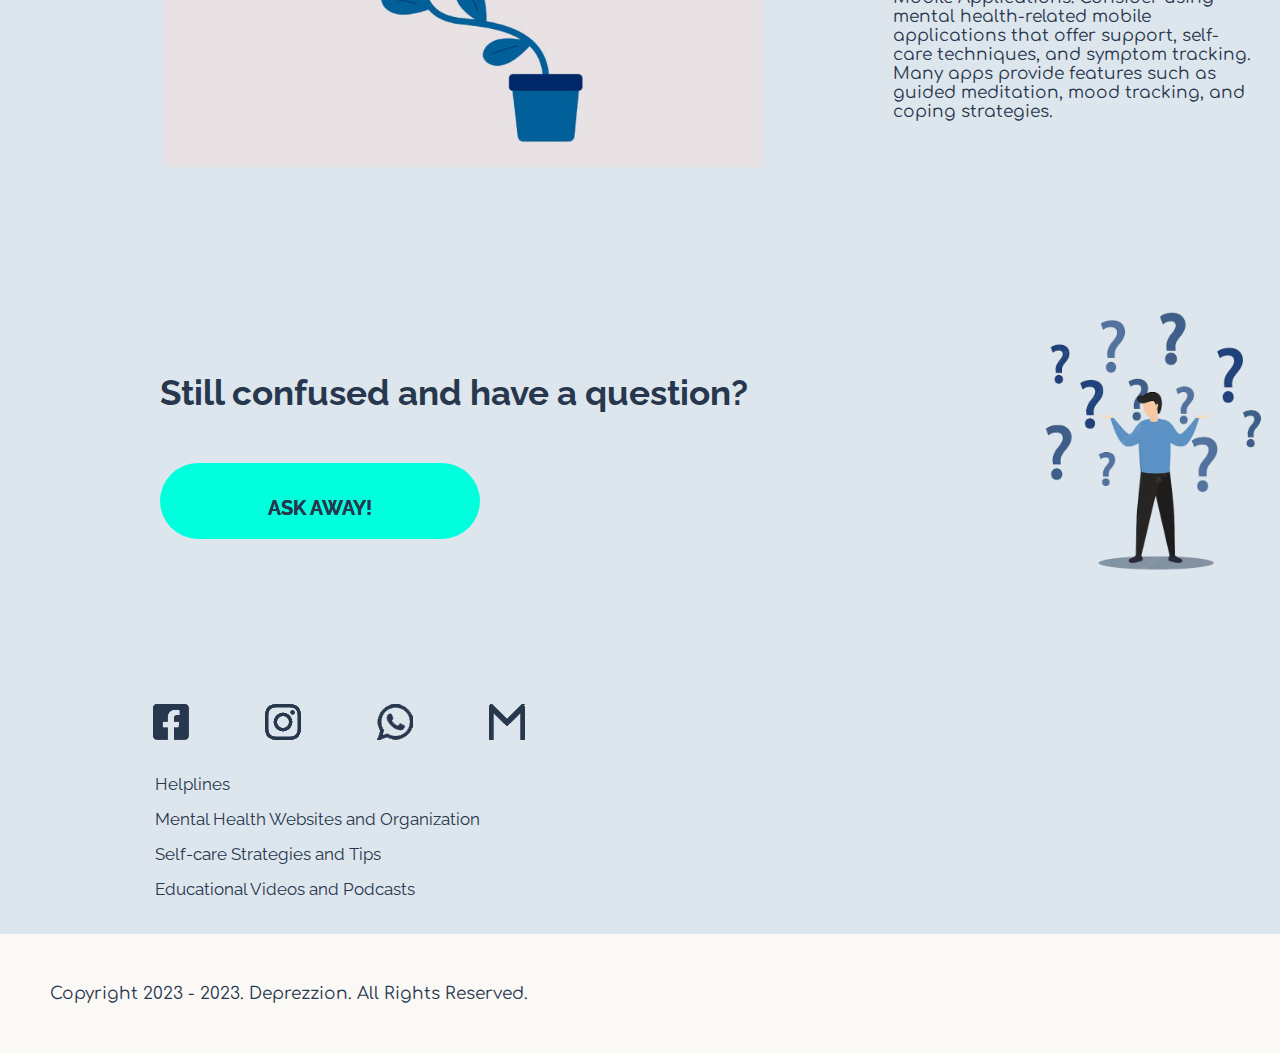
<file: inffo.html>
<!doctype html>
<html lang="en">
<head>
    <meta charset="utf-8">
    <meta name="viewport" content="width=device-width, initial-scale=1">
    <title>Treatment and Support</title>
	<link rel="preconnect" href="https://fonts.googleapis.com">
<link rel="preconnect" href="https://fonts.gstatic.com" crossorigin>
<link href="https://fonts.googleapis.com/css2?family=Comfortaa&family=Raleway&display=swap" rel="stylesheet">
    <link href="https://cdn.jsdelivr.net/npm/bootstrap@5.3.0/dist/css/bootstrap.min.css" rel="stylesheet" integrity="sha384-9ndCyUaIbzAi2FUVXJi0CjmCapSmO7SnpJef0486qhLnuZ2cdeRhO02iuK6FUUVM" crossorigin="anonymous">
    <link href="style4.css" rel="stylesheet" type="text/css">
</head>
  <body>
	   <div class="customer-service-button">
    <a href="https://www.greyspace.my/contact-us/">
		<img src="images/herp.png" alt="CustomerService" style="width:100px; height:auto;">
		</a>
  </div>
   <div id="container-fluid">
		<header>
			<nav>
				<ul>
					<li class="logo"><a href="index.html">Logo</a></li>
					<li><a href="index.html">Homepage</a></li>
					<li><a href="about.html">What is Depression?</a></li>
					<li><a href="info.html">Causes &#38; Risks</a></li>
					<li><a href="inffo.html">Treatment &#38; Support</a></li>
					<li><a href="infffo.html">Spread Awareness</a></li>
			  </ul>
			</nav>
		</header>
	  </div>
	  
	  <div class= "container-fluid-1">
		<img src="images/treatment-suppot.jpg" alt="mainimage" style="width:100%">
		  <h1>Treatment and Support</h1>
	</div>
	
	  <div class= "container-fluid-2">
	  <img src="images/treatment-1.jpg" alt="1" style="width: 600px; height: auto;">
		  <section class="text1"> 
		  <p> Receiving appropriate treatment and support is essential for managing depression effectively. There are various options available that can help individuals alleviate symptoms, regain control over their lives, and improve their overall well-being.</p>

         
		  </section>
	  </div>
	  
	   <div class= "container-fluid-5">
		  <section class="text2"> 
		 <h1>Professional Help</h1>

			  <ul>
			  <li>Psychotherapy: Psychotherapy, such as cognitive-behavioral therapy (CBT), interpersonal therapy (IPT), or psychodynamic therapy, provides a supportive and therapeutic environment for individuals to explore their thoughts, emotions, and behaviors. These therapies help in identifying negative thinking patterns, developing healthier coping strategies, and improving interpersonal relationships.
</li>
  <li> Medication: Antidepressant medications, prescribed by healthcare professionals, can help regulate brain chemistry and alleviate depressive symptoms. It's important to consult a qualified healthcare provider who can evaluate your specific needs and prescribe the appropriate medication..</li>
  
			  </ul>
		  </section>
		    <img src="images/pro-help.jpg" alt="1" style="width: 450px; height: auto;">
	  </div>
	  
	   <div class= "container-fluid-2">
	  <img src="images/lifestyle.jpg" alt="1" style="width: 600px; height: auto;">
		  <section class="text1"> 
		 <h1>Lifestyle Changes</h1>
			  <ul>
			  <li>Healthy Habits: Engaging in regular physical exercise, maintaining a balanced and nutritious diet, getting sufficient sleep, and managing stress can have a positive impact on mental well-being. These healthy habits promote overall wellness and contribute to a more stable mood.
</li>
  <li> Routine and Structure: Establishing a daily routine and setting achievable goals can provide a sense of purpose and stability. Engaging in activities that bring joy, pursuing hobbies, and practicing relaxation techniques can also contribute to emotional well-being.
				  </li>
			  </ul>
		  </section>
	  </div>
	
	  <div class= "container-fluid-5">
		  <section class="text2"> 
		 <h1>Support Network</h1>

          
			  <ul>
			  <li>Support Groups: Joining support groups or participating in group therapy can provide a sense of community and understanding. Sharing experiences, insights, and coping strategies with others who have faced or are facing similar challenges can be empowering and validating.</li>
  <li> Loved Ones and Friends: Seek support from loved ones, friends, or trusted individuals in your life. Open communication, active listening, and empathy from those close to you can provide comfort, encouragement, and a sense of connection.
</li>
			  </ul>
		  </section>
		    <img src="images/support-net.jpg" alt="1" style="width: 450px; height: auto;">
	  </div>
	  
	  <div class= "container-fluid-2">
	  <img src="images/selfhelp.jpg" alt="1" style="width: 600px; height: auto;">
		  <section class="text1"> 
		 <h1>Self-help Resources</h1>
			  <ul>
			  <li>Books and Websites: Explore reputable books, online resources, and websites that offer information, practical tips, and strategies for managing depression. Look for reliable sources that provide evidence-based guidance and tools for self-help.
</li>
  <li>  Mobile Applications: Consider using mental health-related mobile applications that offer support, self-care techniques, and symptom tracking. Many apps provide features such as guided meditation, mood tracking, and coping strategies.
</li>
			  </ul>
		  </section>
	  </div>
	  
	  <div class="container-fluid-3">
	   <section class= "qna">
		  <div class="anyq">
			  <h5>Still confused and have a question?</h5>
			  </div>
			<div class="cta2">
			  <a href="https://www.greyspace.my/contact-us/" class="cta-button2"><h1>ASK AWAY!</h1></a>
			  </div>
		  </section>
		  <section class="qp1">
		  <img src="images/questioning.png" class="questioning" alt="3" style="width: 300px; height:auto; ">
		  </section>
	  </div>
	  
	  <div class="container-fluid-4">
	  <section class="icons">
		  <div class="follow">
			<figure>
			<a href="https://www.facebook.com/people/Greyspace-Mental-Health-Services/100088903036714/"><img src="images/fb.png" alt="Faceboook"></a>
			</figure>
			<figure>
			<a href="https://www.instagram.com/greyspace.mental.health/"><img src="images/ig.png" alt="Instagram"></a>
			</figure>
			<figure>
			<a href="https://api.whatsapp.com/send/?phone=60104554396&text=Hi%2C+I+found+you+on+your+website.+I%27m+interested+to+know+more+about+your+services.&type=phone_number&app_absent=0"><img src="images/wa.png" alt="Whatsapp"></a>
			</figure>
			<figure>
			<a href="https://mail.google.com/"><img src="images/gmail.png" alt="Gmail"></a>
			</figure>
		</div>
		  </section>
		  <section class="informations">
		  <ul>
		  <li><a href="https://findahelpline.com/my">Helplines</a></li>
		  <li><a href="https://www.greyspace.my/#ourservices">Mental Health Websites and Organization</a></li>
		  <li><a href="https://www.youtube.com/@Psych2go">Self-care Strategies and Tips</a></li>
	  	  <li><a href="https://www.youtube.com/@Psych2go">Educational Videos and Podcasts</a></li>
			  </ul>
		  </section>
	  </div>
	  
	  <footer class="end">
		  <section>
		  <div>
			  Copyright 2023 - 2023. Deprezzion. All Rights Reserved.
			  </div>
		  </section>
	  </footer>
    <script src="https://cdn.jsdelivr.net/npm/bootstrap@5.3.0/dist/js/bootstrap.bundle.min.js" integrity="sha384-geWF76RCwLtnZ8qwWowPQNguL3RmwHVBC9FhGdlKrxdiJJigb/j/68SIy3Te4Bkz" crossorigin="anonymous"></script>
  </body>
</html>
</file>
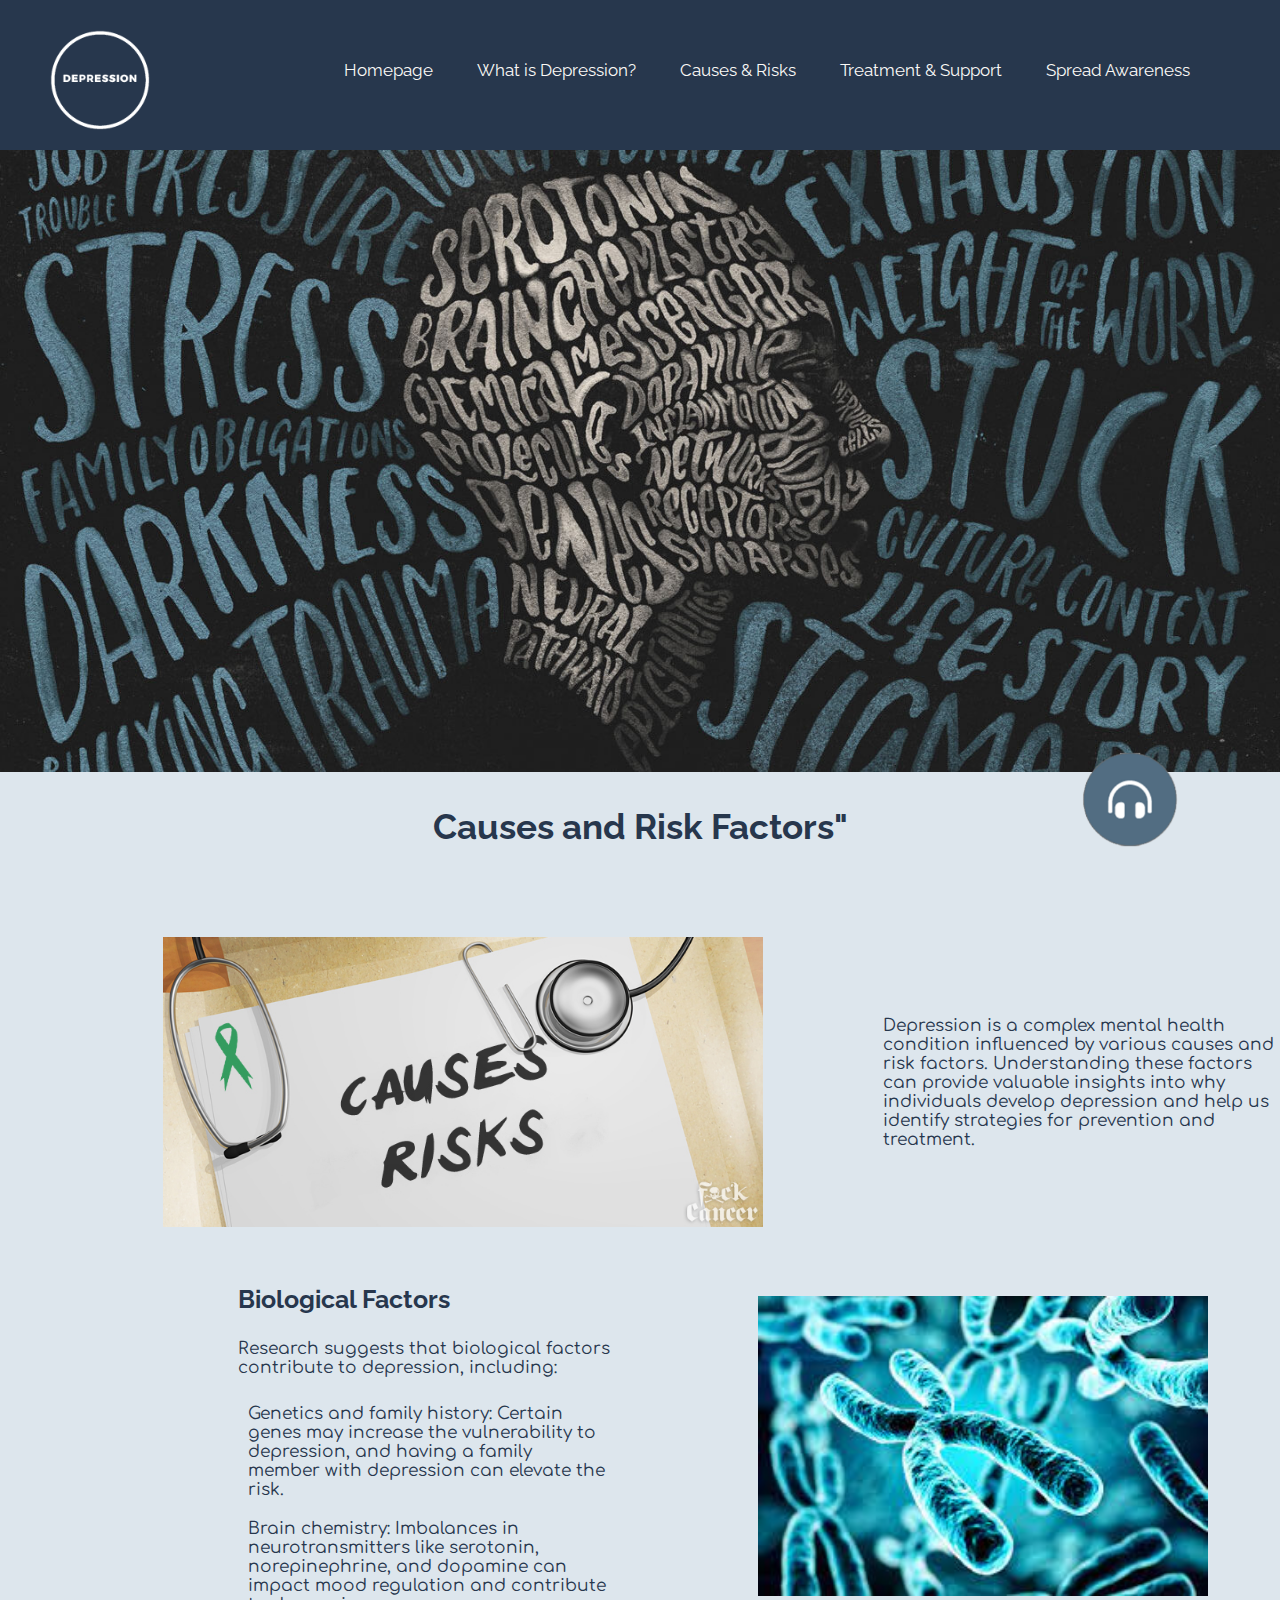
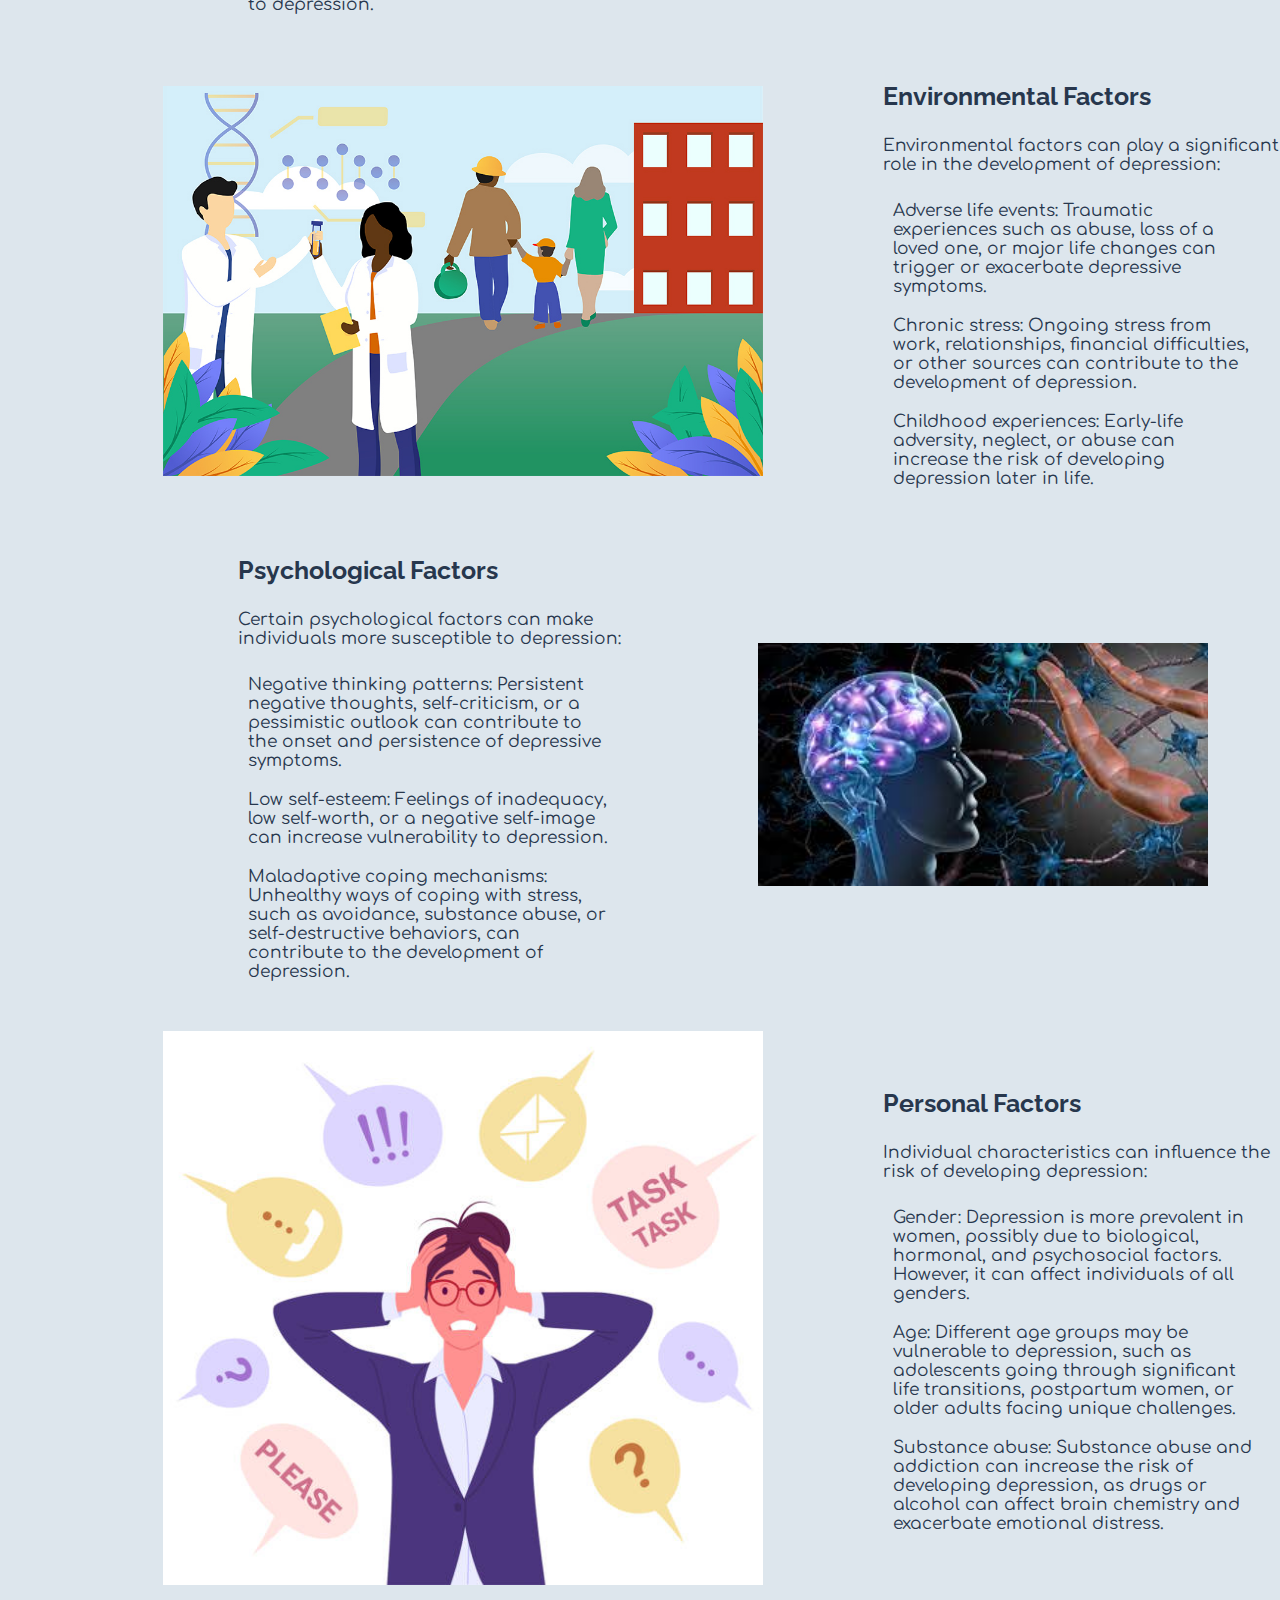
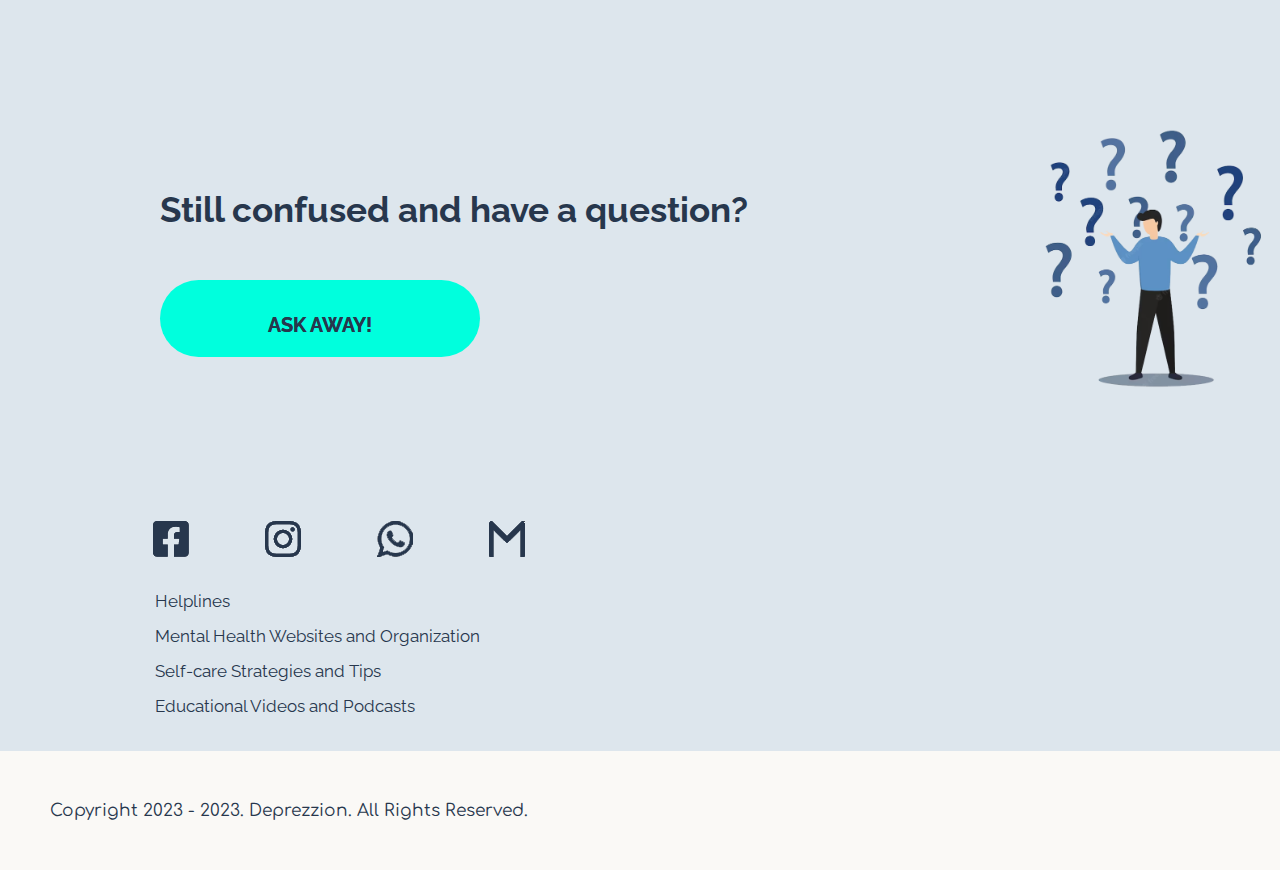
<file: info.html>
<!doctype html>
<html lang="en">
<head>
    <meta charset="utf-8">
    <meta name="viewport" content="width=device-width, initial-scale=1">
    <title>Causes and Risk Factors</title>
	<link rel="preconnect" href="https://fonts.googleapis.com">
<link rel="preconnect" href="https://fonts.gstatic.com" crossorigin>
<link href="https://fonts.googleapis.com/css2?family=Comfortaa&family=Raleway&display=swap" rel="stylesheet">
    <link href="https://cdn.jsdelivr.net/npm/bootstrap@5.3.0/dist/css/bootstrap.min.css" rel="stylesheet" integrity="sha384-9ndCyUaIbzAi2FUVXJi0CjmCapSmO7SnpJef0486qhLnuZ2cdeRhO02iuK6FUUVM" crossorigin="anonymous">
    <link href="style3.css" rel="stylesheet" type="text/css">
</head>
  <body>
	   <div class="customer-service-button">
    <a href="https://www.greyspace.my/contact-us/">
		<img src="images/herp.png" alt="CustomerService" style="width:100px; height:auto;">
		</a>
  </div>
   <div id="container-fluid">
		<header>
			<nav>
				<ul>
					<li class="logo"><a href="index.html">Logo</a></li>
					<li><a href="index.html">Homepage</a></li>
					<li><a href="about.html">What is Depression?</a></li>
					<li><a href="info.html">Causes &#38; Risks</a></li>
					<li><a href="inffo.html">Treatment &#38; Support</a></li>
					<li><a href="infffo.html">Spread Awareness</a></li>
			  </ul>
			</nav>
		</header>
	  </div>
	  
	  <div class= "container-fluid-1">
		<img src="images/causes-depression.jpg" alt="mainimage" style="width:100%">
		  <h1>Causes and Risk Factors"</h1>
	</div>
	
	  <div class= "container-fluid-2">
	  <img src="images/Causes-1.jpg" alt="1" style="width: 600px; height: auto;">
		  <section class="text1"> 
		  <p> Depression is a complex mental health condition influenced by various causes and risk factors. Understanding these factors can provide valuable insights into why individuals develop depression and help us identify strategies for prevention and treatment.</p>

         
		  </section>
	  </div>
	  
	   <div class= "container-fluid-5">
		  <section class="text2"> 
		 <h1>Biological Factors</h1>

          <p>Research suggests that biological factors contribute to depression, including:</p>
			  <ul>
			  <li>Genetics and family history: Certain genes may increase the vulnerability to depression, and having a family member with depression can elevate the risk.
</li>
  <li> Brain chemistry: Imbalances in neurotransmitters like serotonin, norepinephrine, and dopamine can impact mood regulation and contribute to depression.</li>
  
			  </ul>
		  </section>
		    <img src="images/biological.jpg" alt="1" style="width: 450px; height: auto;">
	  </div>
	  
	   <div class= "container-fluid-2">
	  <img src="images/environmental.jpg" alt="1" style="width: 600px; height: auto;">
		  <section class="text1"> 
		 <h1>Environmental Factors</h1>

          <p>Environmental factors can play a significant role in the development of depression:
</p>
			  <ul>
			  <li>Adverse life events: Traumatic experiences such as abuse, loss of a loved one, or major life changes can trigger or exacerbate depressive symptoms.
</li>
  <li> Chronic stress: Ongoing stress from work, relationships, financial difficulties, or other sources can contribute to the development of depression.

</li>
  <li>Childhood experiences: Early-life adversity, neglect, or abuse can increase the risk of developing depression later in life.</li>
			  </ul>
		  </section>
	  </div>
	
	  <div class= "container-fluid-5">
		  <section class="text2"> 
		 <h1>Psychological Factors </h1>

          <p>Certain psychological factors can make individuals more susceptible to depression:</p>
			  <ul>
			  <li>Negative thinking patterns: Persistent negative thoughts, self-criticism, or a pessimistic outlook can contribute to the onset and persistence of depressive symptoms.</li>
  <li> Low self-esteem: Feelings of inadequacy, low self-worth, or a negative self-image can increase vulnerability to depression.
</li>
  <li>Maladaptive coping mechanisms: Unhealthy ways of coping with stress, such as avoidance, substance abuse, or self-destructive behaviors, can contribute to the development of depression.</li>
			  </ul>
		  </section>
		    <img src="images/psychological.jpg" alt="1" style="width: 450px; height: auto;">
	  </div>
	  
	  <div class= "container-fluid-2">
	  <img src="images/personal.jpg" alt="1" style="width: 600px; height: auto;">
		  <section class="text1"> 
		 <h1>Personal Factors</h1>

          <p>Individual characteristics can influence the risk of developing depression:


</p>
			  <ul>
			  <li>Gender: Depression is more prevalent in women, possibly due to biological, hormonal, and psychosocial factors. However, it can affect individuals of all genders.

</li>
  <li>  Age: Different age groups may be vulnerable to depression, such as adolescents going through significant life transitions, postpartum women, or older adults facing unique challenges.

</li>
  <li> Substance abuse: Substance abuse and addiction can increase the risk of developing depression, as drugs or alcohol can affect brain chemistry and exacerbate emotional distress.</li>
			  </ul>
		  </section>
	  </div>
	  
	  <div class="container-fluid-3">
	   <section class= "qna">
		  <div class="anyq">
			  <h5>Still confused and have a question?</h5>
			  </div>
			<div class="cta2">
			  <a href="https://www.greyspace.my/contact-us/" class="cta-button2"><h1>ASK AWAY!</h1></a>
			  </div>
		  </section>
		  <section class="qp1">
		  <img src="images/questioning.png" class="questioning" alt="3" style="width: 300px; height:auto; ">
		  </section>
	  </div>
	  
	  <div class="container-fluid-4">
	  <section class="icons">
		  <div class="follow">
			<figure>
			<a href="https://www.facebook.com/people/Greyspace-Mental-Health-Services/100088903036714/"><img src="images/fb.png" alt="Faceboook"></a>
			</figure>
			<figure>
			<a href="https://www.instagram.com/greyspace.mental.health/"><img src="images/ig.png" alt="Instagram"></a>
			</figure>
			<figure>
			<a href="https://api.whatsapp.com/send/?phone=60104554396&text=Hi%2C+I+found+you+on+your+website.+I%27m+interested+to+know+more+about+your+services.&type=phone_number&app_absent=0"><img src="images/wa.png" alt="Whatsapp"></a>
			</figure>
			<figure>
			<a href="https://mail.google.com/"><img src="images/gmail.png" alt="Gmail"></a>
			</figure>
		</div>
		  </section>
		  <section class="informations">
		  <ul>
		  <li><a href="https://findahelpline.com/my">Helplines</a></li>
		  <li><a href="https://www.greyspace.my/#ourservices">Mental Health Websites and Organization</a></li>
		  <li><a href="https://www.youtube.com/@Psych2go">Self-care Strategies and Tips</a></li>
	  	  <li><a href="https://www.youtube.com/@Psych2go">Educational Videos and Podcasts</a></li>
			  </ul>
		  </section>
	  </div>
	  
	  <footer class="end">
		  <section>
		  <div>
			  Copyright 2023 - 2023. Deprezzion. All Rights Reserved.
			  </div>
		  </section>
	  </footer>
    <script src="https://cdn.jsdelivr.net/npm/bootstrap@5.3.0/dist/js/bootstrap.bundle.min.js" integrity="sha384-geWF76RCwLtnZ8qwWowPQNguL3RmwHVBC9FhGdlKrxdiJJigb/j/68SIy3Te4Bkz" crossorigin="anonymous"></script>
  </body>
</html>
</file>
<file: style1.css>
@charset "utf-8";
/* CSS Document */

body {
	padding: 0;
	margin: 0;
	background-color: #DDE6ED;
	background-position: center;
	color: #27374D;
	font-family: 'Comfortaa', cursive;
	font-size: 17px;
}

#container-fluid {
	margin: 0 auto;
	background-color: #27374D;
	height: 150px;
	color: #FAF9F6;
	font-size: 17px;
	font-family: 'Raleway', sans-serif;
}

ul {
	margin: 0;
	padding: 0;
	list-style-type: none;
}

li {
	display: inline;
	padding: 10px;
	margin: 0 20px 0 0;
	flex-direction: row-reverse;
	border-radius: 2px;
	background: none;
}

header {
	height: 100px;
	padding: 60px 50px 0 30px;
	text-align: center;
	
}

header a{
	text-decoration: none;
	margin-top: 40px;
}

header .logo a {
	background-image: url("images/logo.png");
	background-size: 100px;
	background-repeat: no-repeat;
	display: inline-block;
	height: 100px;
	position: relative;
	text-indent: -999999px;
	top: -30px;
	width: 250px;
	margin: 0;
}

a:link {
	color: #FAF9F6;
	text-decoration: none;
}

a:visited {
	color: #FAF9F6;
	text-decoration: none;
}

a:hover {
	color: #00FFDD;
	text-decoration: underline;
}

a:active {
	color: #00FFDD;
	text-decoration: underline;
}

.container-fluid-1 {
	 position: relative;
  text-align: left;
	color: #DDE6ED;
}

.container-fluid-1 h1, h2, h3, h4, h5, h6{
	font-size: 35px;
	font-family: 'Raleway', sans-serif;
	margin: 0;
	padding-bottom: 50px;
}

.container-fluid-1 p {
	font-size: 17px;
}
.centered {
  position: absolute;
  top: 50%;
  left: 40%;
  transform: translate(-50%, -50%);
}
.cta {
 font-size: 17px;
	text-shadow: 0 0 0;
	font-family: 'Raleway', sans-serif;
	margin-top: 30px;
	
}
.cta-button {
display: block;
	text-align: center;
	justify-content: center;
  padding: 10px;
  background-color: #DDE6ED;
  color: #fff;
  text-decoration: none;
  border-radius: 50px;
 width: 280px;
	margin-bottom: 10px;
}

.cta-button:hover {
  background-color: #00ffdd;
}

.cta h1 {
	text-align: center;
	align-content: center;
	justify-content: center;
	font-size: 20px;
	color: #27374D;
	height: 10px;
	margin-bottom: 10;
}

.card {
	background-color: #9db2bf;
	border-color: transparent;
}
.container-fluid-2 {
	padding: 0 auto;
	margin: 40px;
}

.container-fluid-2 h5 {
	font-family: 'Raleway', sans-serif;
	font-size: 20px;
	color: #DDE6ED
}

.container-fluid-2 p {
	font-size: 17px;
	color: #DDE6ED
}
.row-1 {
	display: flex;
	justify-content: center;
	align-content: center;
	gap: 40px;
	margin: 30px
}

.row-2 {
	display: flex;
	justify-content: center;
	align-content: center;
	gap: 40px;
	margin: 30px
}
.btn-primary:hover {
	background-color: #00FFDD;
}
.cta2 {
 font-size: 17px;
	text-shadow: 0 0 0;
	font-family: 'Raleway', sans-serif;
	
}
.cta-button2 {
display: block;
	text-align: center;
	justify-content: center;
  padding: 20px;
  background-color: #00FFDD;
  color: #fff;
  text-decoration: none;
  border-radius: 50px;
 width: 280px;
	margin-bottom: 10px;
}

.cta-button2:hover {
  background-color: #FAF9F6;
}

.cta2 h1 {
	text-align: center;
	align-content: center;
	justify-content: center;
	font-size: 20px;
	color: #27374D;
	height: 10px;
	margin-bottom: 10;
}

.container-fluid-3 {
	width: 1366px;
	align-items: center;
	text-align: center;
	margin-left: 30px;
	padding: 100px;
	display: flex;
	flex-direction: row;
}

.qna {
	margin-left: 30px;
}
.qp1 {
	margin-left: 250px;
}

.container-fluid-4 {
	width: 1366px;

}

.icons {
	margin: 40 0 0 0;
	padding: 0;
}

.follow {
	display: flex;
	flex-direction: row;
	margin-left: 120px;
}
.icons figure{
	margin-left: 30px;
	padding: 3px;
}

.informations ul {
	font-family: 'Raleway', sans-serif;
	font-size: 17px;
  list-style-type: none;
  padding: 0;
  margin-left: 80px;
  text-align: left;
  display: flex;
  flex-direction: column;
  align-items: left;
  justify-content: flex-start;
}

.informations li {
  margin-bottom: -5px;
	margin-left: 65px;
}

.informations a {
	color: #27374D
}

.informations a:hover {
	color: #00FFDD;
	text-decoration: underline;
}

.end {
	padding: 50px;
	margin-top: 30px;
	background-color: #FAF9F6;
}
.customer-service-button {
  position: fixed;
  bottom: 50px; /* Adjust as needed */
  right: 100px; /* Adjust as needed */
  z-index: 9999; /* Ensure it appears on top of other content */
}
</file>
<file: style2.css>
@charset "utf-8";
/* CSS Document */

body {
	padding: 0;
	margin: 0;
	background-color: #DDE6ED;
	background-position: center;
	color: #27374D;
	font-family: 'Comfortaa', cursive;
	font-size: 17px;
}

#container-fluid {
	margin: 0 auto;
	background-color: #27374D;
	height: 150px;
	color: #FAF9F6;
	font-size: 17px;
	font-family: 'Raleway', sans-serif;
}

ul {
	margin: 0;
	padding: 0;
	list-style-type: none;
}

li {
	display: inline;
	padding: 10px;
	margin: 0 20px 0 0;
	flex-direction: row-reverse;
	border-radius: 2px;
	background: none;
}

header {
	height: 100px;
	padding: 60px 50px 0 30px;
	text-align: center;
	
}

header a{
	text-decoration: none;
	margin-top: 40px;
}

header .logo a {
	background-image: url("images/logo.png");
	background-size: 100px;
	background-repeat: no-repeat;
	display: inline-block;
	height: 100px;
	position: relative;
	text-indent: -999999px;
	top: -30px;
	width: 250px;
	margin: 0;
}

a:link {
	color: #FAF9F6;
	text-decoration: none;
}

a:visited {
	color: #FAF9F6;
	text-decoration: none;
}

a:hover {
	color: #00FFDD;
	text-decoration: underline;
}

a:active {
	color: #00FFDD;
	text-decoration: underline;
}

.container-fluid-1 {
	 position: relative;
  text-align: left;
	color: #DDE6ED;
}

.container-fluid-1 h1, h2, h3, h4, h5, h6{
	font-size: 35px;
	font-family: 'Raleway', sans-serif;
	margin: 0;
	padding-bottom: 50px;
	color: #27374D;
	text-align: center;
	margin-top: 30px;
}

.container-fluid-1 p {
	font-size: 17px;
}
.centered {
  position: absolute;
  top: 50%;
  left: 40%;
  transform: translate(-50%, -50%);
}
.cta {
 font-size: 17px;
	text-shadow: 0 0 0;
	font-family: 'Raleway', sans-serif;
	margin-top: 30px;
	
}


.cta-button {
display: block;
	text-align: center;
	justify-content: center;
  padding: 10px;
  background-color: #DDE6ED;
  color: #fff;
  text-decoration: none;
  border-radius: 50px;
 width: 280px;
	margin-bottom: 10px;
}

.cta-button:hover {
  background-color: #00ffdd;
}

.cta h1 {
	text-align: center;
	align-content: center;
	justify-content: center;
	font-size: 20px;
	color: #27374D;
	height: 10px;
	margin-bottom: 10;
}

.card {
	background-color: #9db2bf;
	border-color: transparent;
}
.container-fluid-2 {
	width: 1366px;
	display: flex;
	padding: 0 auto;
	margin: 40px;
	align-items: center;
	justify-content: center;
}

.container-fluid-2 h1 {
	font-family: 'Raleway', sans-serif;
	font-size: 25px;
	color: #27374D;
	margin-bottom: 25px;
}

.container-fluid-2 p {
	font-size: 17px;
	color: #27374D;
	width: 400px;
}
.container-fluid-2 ul{
	margin: 0;
	padding: 0;
	list-style-type: disc;
}
.container-fluid-2 li{
	display: inherit;
	padding: 10px;
	margin: 0 20px 0 0;
}
.container-fluid-5 {
	width: 1366px;
	display: flex;
	padding: 0 auto;
	margin: 40px;
	align-items: center;
	justify-content: center;
}

.container-fluid-5 h1 {
	font-family: 'Raleway', sans-serif;
	font-size: 25px;
	color: #27374D;
	margin-bottom: 25px;
}

.container-fluid-5 p {
	font-size: 17px;
	color: #27374D;
	width: 400px;
}

.container-fluid-5 ul{
	margin: 0;
	padding: 0;
	list-style-type: disc;
}
.container-fluid-5 li{
	display: inherit;
	padding: 10px;
	margin: 0 20px 0 0;
}
.text2 {
	margin-right: 120px;
	width: 400px;
}
.text1 {
	margin-left: 120px;
	width: 400px;
}

.row-1 {
	display: flex;
	justify-content: center;
	align-content: center;
	gap: 40px;
	margin: 30px
}

.row-2 {
	display: flex;
	justify-content: center;
	align-content: center;
	gap: 40px;
	margin: 30px
}

.cta2 {
 font-size: 17px;
	text-shadow: 0 0 0;
	font-family: 'Raleway', sans-serif;
	
}
.cta-button2 {
display: block;
	text-align: center;
	justify-content: center;
  padding: 20px;
  background-color: #00FFDD;
  color: #fff;
  text-decoration: none;
  border-radius: 50px;
 width: 280px;
	margin-bottom: 10px;
}

.cta-button2:hover {
  background-color: #FAF9F6;
}

.cta2 h1 {
	text-align: center;
	align-content: center;
	justify-content: center;
	font-size: 20px;
	color: #27374D;
	height: 10px;
	margin-bottom: 10;
}

.container-fluid-3 {
	width: 1366px;
	align-items: center;
	text-align: center;
	margin-left: 30px;
	padding: 100px;
	display: flex;
	flex-direction: row;
}

.qna {
	margin-left: 30px;
}
.qp1 {
	margin-left: 250px;
}

.container-fluid-4 {
	width: 1366px;

}

.icons {
	margin: 40 0 0 0;
	padding: 0;
}

.follow {
	display: flex;
	flex-direction: row;
	margin-left: 120px;
}
.icons figure{
	margin-left: 30px;
	padding: 3px;
}

.informations ul {
	font-family: 'Raleway', sans-serif;
	font-size: 17px;
  list-style-type: none;
  padding: 0;
  margin-left: 80px;
  text-align: left;
  display: flex;
  flex-direction: column;
  align-items: left;
  justify-content: flex-start;
}

.informations li {
  margin-bottom: -5px;
	margin-left: 65px;
}

.informations a {
	color: #27374D
}

.informations a:hover {
	color: #00FFDD;
	text-decoration: underline;
}

.end {
	padding: 50px;
	margin-top: 30px;
	background-color: #FAF9F6;
}
.customer-service-button {
  position: fixed;
  bottom: 50px; /* Adjust as needed */
  right: 100px; /* Adjust as needed */
  z-index: 9999; /* Ensure it appears on top of other content */
}
</file>
<file: style5.css>
@charset "utf-8";
/* CSS Document */

body {
	padding: 0;
	margin: 0;
	background-color: #DDE6ED;
	background-position: center;
	color: #27374D;
	font-family: 'Comfortaa', cursive;
	font-size: 17px;
}

#container-fluid {
	margin: 0 auto;
	background-color: #27374D;
	height: 150px;
	color: #FAF9F6;
	font-size: 17px;
	font-family: 'Raleway', sans-serif;
}

ul {
	margin: 0;
	padding: 0;
	list-style-type: none;
}

li {
	display: inline;
	padding: 10px;
	margin: 0 20px 0 0;
	flex-direction: row-reverse;
	border-radius: 2px;
	background: none;
}

header {
	height: 100px;
	padding: 60px 50px 0 30px;
	text-align: center;
	
}

header a{
	text-decoration: none;
	margin-top: 40px;
}

header .logo a {
	background-image: url("images/logo.png");
	background-size: 100px;
	background-repeat: no-repeat;
	display: inline-block;
	height: 100px;
	position: relative;
	text-indent: -999999px;
	top: -30px;
	width: 250px;
	margin: 0;
}

a:link {
	color: #FAF9F6;
	text-decoration: none;
}

a:visited {
	color: #FAF9F6;
	text-decoration: none;
}

a:hover {
	color: #00FFDD;
	text-decoration: underline;
}

a:active {
	color: #00FFDD;
	text-decoration: underline;
}

.container-fluid-1 {
	 position: relative;
  text-align: left;
	color: #DDE6ED;
}

.container-fluid-1 h1, h2, h3, h4, h5, h6{
	font-size: 35px;
	font-family: 'Raleway', sans-serif;
	margin: 0;
	padding-bottom: 50px;
	color: #27374D;
	text-align: center;
	margin-top: 30px;
}

.container-fluid-1 p {
	font-size: 17px;
}
.centered {
  position: absolute;
  top: 50%;
  left: 40%;
  transform: translate(-50%, -50%);
}
.cta {
 font-size: 17px;
	text-shadow: 0 0 0;
	font-family: 'Raleway', sans-serif;
	margin-top: 30px;
	
}


.cta-button {
display: block;
	text-align: center;
	justify-content: center;
  padding: 10px;
  background-color: #DDE6ED;
  color: #fff;
  text-decoration: none;
  border-radius: 50px;
 width: 280px;
	margin-bottom: 10px;
}

.cta-button:hover {
  background-color: #00ffdd;
}

.cta h1 {
	text-align: center;
	align-content: center;
	justify-content: center;
	font-size: 20px;
	color: #27374D;
	height: 10px;
	margin-bottom: 10;
}

.card {
	background-color: #9db2bf;
	border-color: transparent;
}
.container-fluid-2 {
	width: 1366px;
	display: flex;
	padding: 0 auto;
	margin: 40px;
	align-items: center;
	justify-content: center;
}

.container-fluid-2 h1 {
	font-family: 'Raleway', sans-serif;
	font-size: 25px;
	color: #27374D;
	margin-bottom: 25px;
}

.container-fluid-2 p {
	font-size: 17px;
	color: #27374D;
	width: 400px;
}
.container-fluid-2 ul{
	margin: 0;
	padding: 0;
	list-style-type: disc;
}
.container-fluid-2 li{
	display: inherit;
	padding: 10px;
	margin: 0 20px 0 0;
}
.container-fluid-5 {
	width: 1366px;
	display: flex;
	padding: 0 auto;
	margin: 40px;
	align-items: center;
	justify-content: center;
}

.container-fluid-5 h1 {
	font-family: 'Raleway', sans-serif;
	font-size: 25px;
	color: #27374D;
	margin-bottom: 25px;
}

.container-fluid-5 p {
	font-size: 17px;
	color: #27374D;
	width: 400px;
}

.container-fluid-5 ul{
	margin: 0;
	padding: 0;
	list-style-type: disc;
}
.container-fluid-5 li{
	display: inherit;
	padding: 10px;
	margin: 0 20px 0 0;
}
.text2 {
	margin-right: 120px;
	width: 400px;
}
.text1 {
	margin-left: 120px;
	width: 400px;
}

.row-1 {
	display: flex;
	justify-content: center;
	align-content: center;
	gap: 40px;
	margin: 30px
}

.row-2 {
	display: flex;
	justify-content: center;
	align-content: center;
	gap: 40px;
	margin: 30px
}

.cta2 {
 font-size: 17px;
	text-shadow: 0 0 0;
	font-family: 'Raleway', sans-serif;
	
}
.cta-button2 {
display: block;
	text-align: center;
	justify-content: center;
  padding: 20px;
  background-color: #00FFDD;
  color: #fff;
  text-decoration: none;
  border-radius: 50px;
 width: 280px;
	margin-bottom: 10px;
}

.cta-button2:hover {
  background-color: #FAF9F6;
}

.cta2 h1 {
	text-align: center;
	align-content: center;
	justify-content: center;
	font-size: 20px;
	color: #27374D;
	height: 10px;
	margin-bottom: 10;
}

.container-fluid-3 {
	width: 1366px;
	align-items: center;
	text-align: center;
	margin-left: 30px;
	padding: 100px;
	display: flex;
	flex-direction: row;
}

.qna {
	margin-left: 30px;
}
.qp1 {
	margin-left: 250px;
}

.container-fluid-4 {
	width: 1366px;

}

.icons {
	margin: 40 0 0 0;
	padding: 0;
}

.follow {
	display: flex;
	flex-direction: row;
	margin-left: 120px;
}
.icons figure{
	margin-left: 30px;
	padding: 3px;
}

.informations ul {
	font-family: 'Raleway', sans-serif;
	font-size: 17px;
  list-style-type: none;
  padding: 0;
  margin-left: 80px;
  text-align: left;
  display: flex;
  flex-direction: column;
  align-items: left;
  justify-content: flex-start;
}

.informations li {
  margin-bottom: -5px;
	margin-left: 65px;
}

.informations a {
	color: #27374D
}

.informations a:hover {
	color: #00FFDD;
	text-decoration: underline;
}

.end {
	padding: 50px;
	margin-top: 30px;
	background-color: #FAF9F6;
}
.customer-service-button {
  position: fixed;
  bottom: 50px; /* Adjust as needed */
  right: 100px; /* Adjust as needed */
  z-index: 9999; /* Ensure it appears on top of other content */
}
</file>
<file: style4.css>
@charset "utf-8";
/* CSS Document */

body {
	padding: 0;
	margin: 0;
	background-color: #DDE6ED;
	background-position: center;
	color: #27374D;
	font-family: 'Comfortaa', cursive;
	font-size: 17px;
}

#container-fluid {
	margin: 0 auto;
	background-color: #27374D;
	height: 150px;
	color: #FAF9F6;
	font-size: 17px;
	font-family: 'Raleway', sans-serif;
}

ul {
	margin: 0;
	padding: 0;
	list-style-type: none;
}

li {
	display: inline;
	padding: 10px;
	margin: 0 20px 0 0;
	flex-direction: row-reverse;
	border-radius: 2px;
	background: none;
}

header {
	height: 100px;
	padding: 60px 50px 0 30px;
	text-align: center;
	
}

header a{
	text-decoration: none;
	margin-top: 40px;
}

header .logo a {
	background-image: url("images/logo.png");
	background-size: 100px;
	background-repeat: no-repeat;
	display: inline-block;
	height: 100px;
	position: relative;
	text-indent: -999999px;
	top: -30px;
	width: 250px;
	margin: 0;
}

a:link {
	color: #FAF9F6;
	text-decoration: none;
}

a:visited {
	color: #FAF9F6;
	text-decoration: none;
}

a:hover {
	color: #00FFDD;
	text-decoration: underline;
}

a:active {
	color: #00FFDD;
	text-decoration: underline;
}

.container-fluid-1 {
	 position: relative;
  text-align: left;
	color: #DDE6ED;
}

.container-fluid-1 h1, h2, h3, h4, h5, h6{
	font-size: 35px;
	font-family: 'Raleway', sans-serif;
	margin: 0;
	padding-bottom: 50px;
	color: #27374D;
	text-align: center;
	margin-top: 30px;
}

.container-fluid-1 p {
	font-size: 17px;
}
.centered {
  position: absolute;
  top: 50%;
  left: 40%;
  transform: translate(-50%, -50%);
}
.cta {
 font-size: 17px;
	text-shadow: 0 0 0;
	font-family: 'Raleway', sans-serif;
	margin-top: 30px;
	
}


.cta-button {
display: block;
	text-align: center;
	justify-content: center;
  padding: 10px;
  background-color: #DDE6ED;
  color: #fff;
  text-decoration: none;
  border-radius: 50px;
 width: 280px;
	margin-bottom: 10px;
}

.cta-button:hover {
  background-color: #00ffdd;
}

.cta h1 {
	text-align: center;
	align-content: center;
	justify-content: center;
	font-size: 20px;
	color: #27374D;
	height: 10px;
	margin-bottom: 10;
}

.card {
	background-color: #9db2bf;
	border-color: transparent;
}
.container-fluid-2 {
	width: 1366px;
	display: flex;
	padding: 0 auto;
	margin: 40px;
	align-items: center;
	justify-content: center;
}

.container-fluid-2 h1 {
	font-family: 'Raleway', sans-serif;
	font-size: 25px;
	color: #27374D;
	margin-bottom: 25px;
}

.container-fluid-2 p {
	font-size: 17px;
	color: #27374D;
	width: 400px;
}
.container-fluid-2 ul{
	margin: 0;
	padding: 0;
	list-style-type: disc;
}
.container-fluid-2 li{
	display: inherit;
	padding: 10px;
	margin: 0 20px 0 0;
}
.container-fluid-5 {
	width: 1366px;
	display: flex;
	padding: 0 auto;
	margin: 40px;
	align-items: center;
	justify-content: center;
}

.container-fluid-5 h1 {
	font-family: 'Raleway', sans-serif;
	font-size: 25px;
	color: #27374D;
	margin-bottom: 25px;
}

.container-fluid-5 p {
	font-size: 17px;
	color: #27374D;
	width: 400px;
}

.container-fluid-5 ul{
	margin: 0;
	padding: 0;
	list-style-type: disc;
}
.container-fluid-5 li{
	display: inherit;
	padding: 10px;
	margin: 0 20px 0 0;
}
.text2 {
	margin-right: 120px;
	width: 400px;
}
.text1 {
	margin-left: 120px;
	width: 400px;
}

.row-1 {
	display: flex;
	justify-content: center;
	align-content: center;
	gap: 40px;
	margin: 30px
}

.row-2 {
	display: flex;
	justify-content: center;
	align-content: center;
	gap: 40px;
	margin: 30px
}

.cta2 {
 font-size: 17px;
	text-shadow: 0 0 0;
	font-family: 'Raleway', sans-serif;
	
}
.cta-button2 {
display: block;
	text-align: center;
	justify-content: center;
  padding: 20px;
  background-color: #00FFDD;
  color: #fff;
  text-decoration: none;
  border-radius: 50px;
 width: 280px;
	margin-bottom: 10px;
}

.cta-button2:hover {
  background-color: #FAF9F6;
}

.cta2 h1 {
	text-align: center;
	align-content: center;
	justify-content: center;
	font-size: 20px;
	color: #27374D;
	height: 10px;
	margin-bottom: 10;
}

.container-fluid-3 {
	width: 1366px;
	align-items: center;
	text-align: center;
	margin-left: 30px;
	padding: 100px;
	display: flex;
	flex-direction: row;
}

.qna {
	margin-left: 30px;
}
.qp1 {
	margin-left: 250px;
}

.container-fluid-4 {
	width: 1366px;

}

.icons {
	margin: 40 0 0 0;
	padding: 0;
}

.follow {
	display: flex;
	flex-direction: row;
	margin-left: 120px;
}
.icons figure{
	margin-left: 30px;
	padding: 3px;
}

.informations ul {
	font-family: 'Raleway', sans-serif;
	font-size: 17px;
  list-style-type: none;
  padding: 0;
  margin-left: 80px;
  text-align: left;
  display: flex;
  flex-direction: column;
  align-items: left;
  justify-content: flex-start;
}

.informations li {
  margin-bottom: -5px;
	margin-left: 65px;
}

.informations a {
	color: #27374D
}

.informations a:hover {
	color: #00FFDD;
	text-decoration: underline;
}

.end {
	padding: 50px;
	margin-top: 30px;
	background-color: #FAF9F6;
}
.customer-service-button {
  position: fixed;
  bottom: 50px; /* Adjust as needed */
  right: 100px; /* Adjust as needed */
  z-index: 9999; /* Ensure it appears on top of other content */
}
</file>
<file: style3.css>
@charset "utf-8";
/* CSS Document */

body {
	padding: 0;
	margin: 0;
	background-color: #DDE6ED;
	background-position: center;
	color: #27374D;
	font-family: 'Comfortaa', cursive;
	font-size: 17px;
}

#container-fluid {
	margin: 0 auto;
	background-color: #27374D;
	height: 150px;
	color: #FAF9F6;
	font-size: 17px;
	font-family: 'Raleway', sans-serif;
}

ul {
	margin: 0;
	padding: 0;
	list-style-type: none;
}

li {
	display: inline;
	padding: 10px;
	margin: 0 20px 0 0;
	flex-direction: row-reverse;
	border-radius: 2px;
	background: none;
}

header {
	height: 100px;
	padding: 60px 50px 0 30px;
	text-align: center;
	
}

header a{
	text-decoration: none;
	margin-top: 40px;
}

header .logo a {
	background-image: url("images/logo.png");
	background-size: 100px;
	background-repeat: no-repeat;
	display: inline-block;
	height: 100px;
	position: relative;
	text-indent: -999999px;
	top: -30px;
	width: 250px;
	margin: 0;
}

a:link {
	color: #FAF9F6;
	text-decoration: none;
}

a:visited {
	color: #FAF9F6;
	text-decoration: none;
}

a:hover {
	color: #00FFDD;
	text-decoration: underline;
}

a:active {
	color: #00FFDD;
	text-decoration: underline;
}

.container-fluid-1 {
	 position: relative;
  text-align: left;
	color: #DDE6ED;
}

.container-fluid-1 h1, h2, h3, h4, h5, h6{
	font-size: 35px;
	font-family: 'Raleway', sans-serif;
	margin: 0;
	padding-bottom: 50px;
	color: #27374D;
	text-align: center;
	margin-top: 30px;
}

.container-fluid-1 p {
	font-size: 17px;
}
.centered {
  position: absolute;
  top: 50%;
  left: 40%;
  transform: translate(-50%, -50%);
}
.cta {
 font-size: 17px;
	text-shadow: 0 0 0;
	font-family: 'Raleway', sans-serif;
	margin-top: 30px;
	
}


.cta-button {
display: block;
	text-align: center;
	justify-content: center;
  padding: 10px;
  background-color: #DDE6ED;
  color: #fff;
  text-decoration: none;
  border-radius: 50px;
 width: 280px;
	margin-bottom: 10px;
}

.cta-button:hover {
  background-color: #00ffdd;
}

.cta h1 {
	text-align: center;
	align-content: center;
	justify-content: center;
	font-size: 20px;
	color: #27374D;
	height: 10px;
	margin-bottom: 10;
}

.card {
	background-color: #9db2bf;
	border-color: transparent;
}
.container-fluid-2 {
	width: 1366px;
	display: flex;
	padding: 0 auto;
	margin: 40px;
	align-items: center;
	justify-content: center;
}

.container-fluid-2 h1 {
	font-family: 'Raleway', sans-serif;
	font-size: 25px;
	color: #27374D;
	margin-bottom: 25px;
}

.container-fluid-2 p {
	font-size: 17px;
	color: #27374D;
	width: 400px;
}
.container-fluid-2 ul{
	margin: 0;
	padding: 0;
	list-style-type: disc;
}
.container-fluid-2 li{
	display: inherit;
	padding: 10px;
	margin: 0 20px 0 0;
}
.container-fluid-5 {
	width: 1366px;
	display: flex;
	padding: 0 auto;
	margin: 40px;
	align-items: center;
	justify-content: center;
}

.container-fluid-5 h1 {
	font-family: 'Raleway', sans-serif;
	font-size: 25px;
	color: #27374D;
	margin-bottom: 25px;
}

.container-fluid-5 p {
	font-size: 17px;
	color: #27374D;
	width: 400px;
}

.container-fluid-5 ul{
	margin: 0;
	padding: 0;
	list-style-type: disc;
}
.container-fluid-5 li{
	display: inherit;
	padding: 10px;
	margin: 0 20px 0 0;
}
.text2 {
	margin-right: 120px;
	width: 400px;
}
.text1 {
	margin-left: 120px;
	width: 400px;
}

.row-1 {
	display: flex;
	justify-content: center;
	align-content: center;
	gap: 40px;
	margin: 30px
}

.row-2 {
	display: flex;
	justify-content: center;
	align-content: center;
	gap: 40px;
	margin: 30px
}

.cta2 {
 font-size: 17px;
	text-shadow: 0 0 0;
	font-family: 'Raleway', sans-serif;
	
}
.cta-button2 {
display: block;
	text-align: center;
	justify-content: center;
  padding: 20px;
  background-color: #00FFDD;
  color: #fff;
  text-decoration: none;
  border-radius: 50px;
 width: 280px;
	margin-bottom: 10px;
}

.cta-button2:hover {
  background-color: #FAF9F6;
}

.cta2 h1 {
	text-align: center;
	align-content: center;
	justify-content: center;
	font-size: 20px;
	color: #27374D;
	height: 10px;
	margin-bottom: 10;
}

.container-fluid-3 {
	width: 1366px;
	align-items: center;
	text-align: center;
	margin-left: 30px;
	padding: 100px;
	display: flex;
	flex-direction: row;
}

.qna {
	margin-left: 30px;
}
.qp1 {
	margin-left: 250px;
}

.container-fluid-4 {
	width: 1366px;

}

.icons {
	margin: 40 0 0 0;
	padding: 0;
}

.follow {
	display: flex;
	flex-direction: row;
	margin-left: 120px;
}
.icons figure{
	margin-left: 30px;
	padding: 3px;
}

.informations ul {
	font-family: 'Raleway', sans-serif;
	font-size: 17px;
  list-style-type: none;
  padding: 0;
  margin-left: 80px;
  text-align: left;
  display: flex;
  flex-direction: column;
  align-items: left;
  justify-content: flex-start;
}

.informations li {
  margin-bottom: -5px;
	margin-left: 65px;
}

.informations a {
	color: #27374D
}

.informations a:hover {
	color: #00FFDD;
	text-decoration: underline;
}

.end {
	padding: 50px;
	margin-top: 30px;
	background-color: #FAF9F6;
}
.customer-service-button {
  position: fixed;
  bottom: 50px; /* Adjust as needed */
  right: 100px; /* Adjust as needed */
  z-index: 9999; /* Ensure it appears on top of other content */
}
</file>
